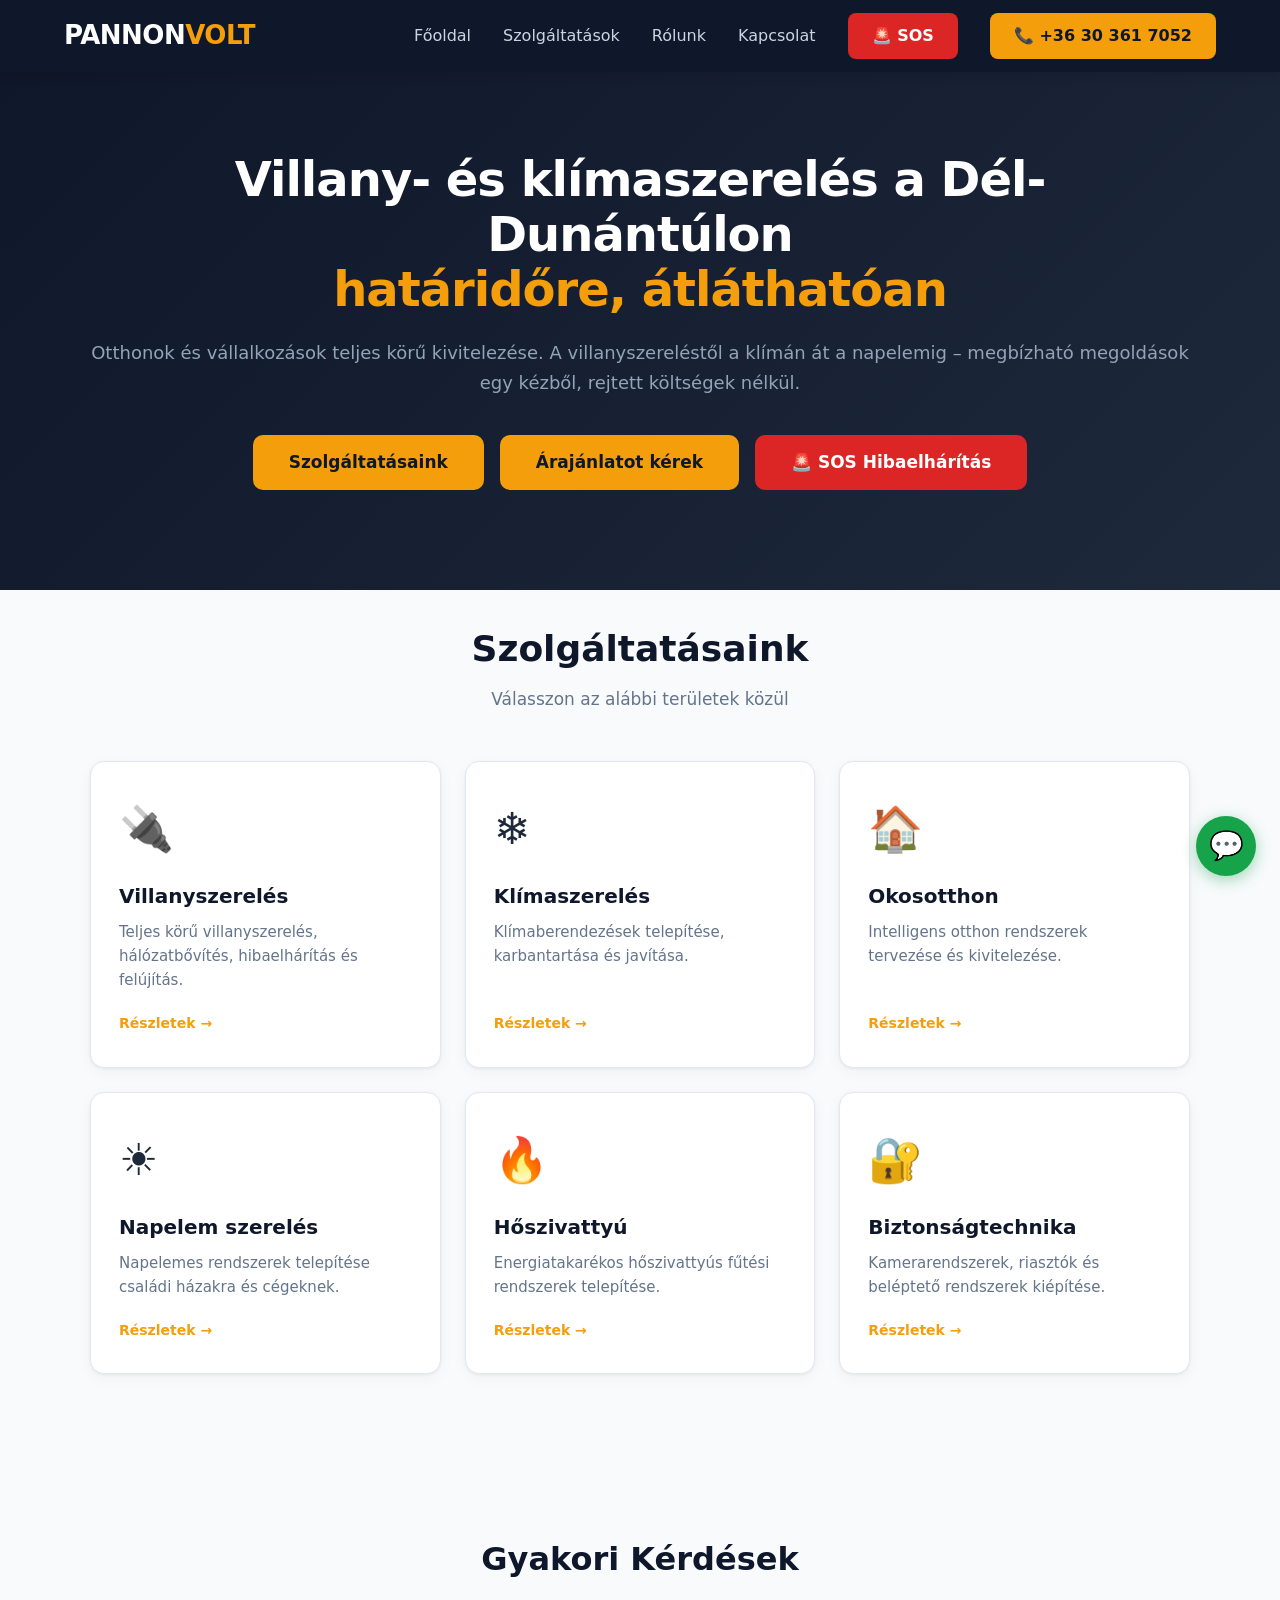
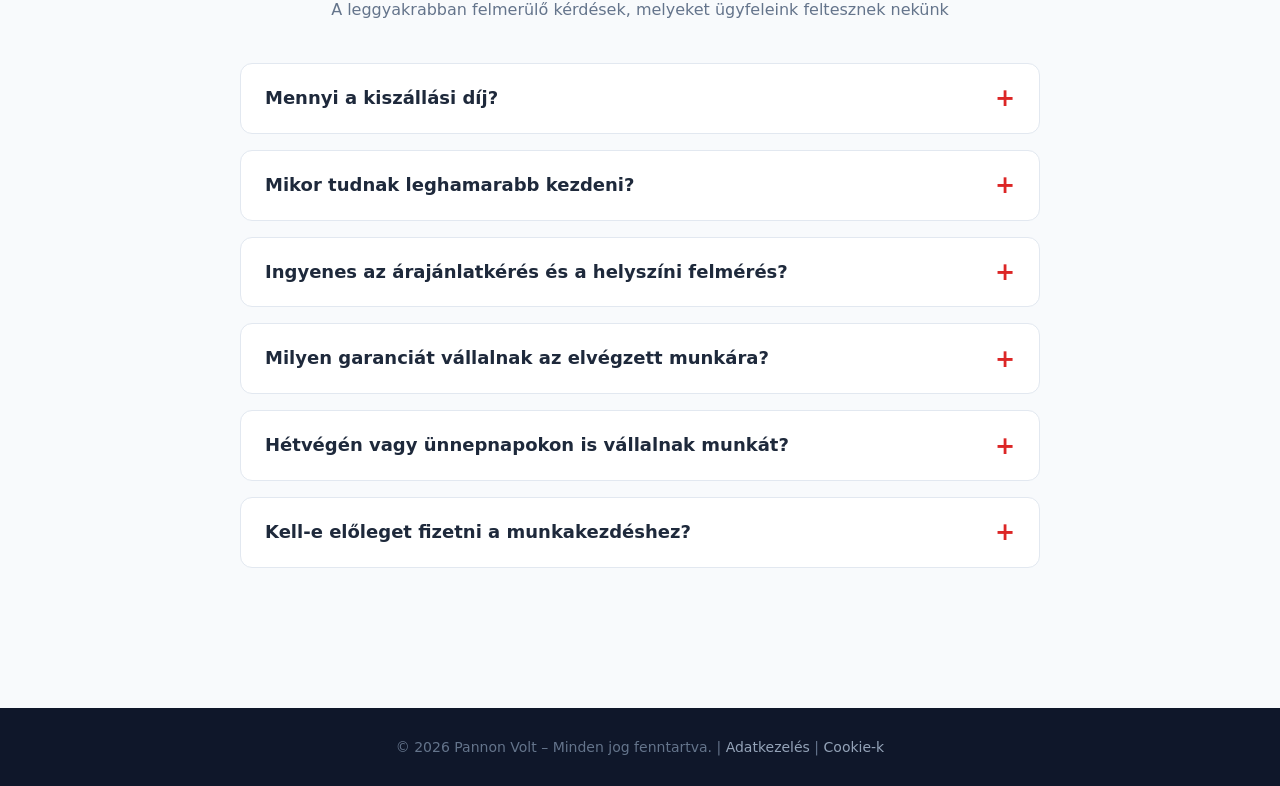
<file: index.html>
<!DOCTYPE html>
<html lang="hu">
<head>
    <meta charset="UTF-8">
    <meta name="viewport" content="width=device-width, initial-scale=1.0">
    <title>Pannon Volt | Villanyszerelés, klíma, napelem</title>
    <meta name="description" content="A Pannon Volt villanyszerelést, klímaszerelést, napelemet, hőszivattyút, okosotthont és biztonságtechnikát kínál egy helyen. Kérjen ingyenes árajánlatot!">
    <!-- Open Graph -->
    <meta property="og:title" content="Pannon Volt">
    <meta property="og:description" content="A Pannon Volt villanyszerelést, klímaszerelést, napelemet, hőszivattyút, okosotthont és biztonságtechnikát kínál egy helyen. Kérjen ingyenes árajánlatot!">
    <meta property="og:image" content="https://pannonvolt.hu/N%C3%A9vtelen%20terv.png">
    <meta property="og:url" content="https://pannonvolt.hu/">
    <meta property="og:type" content="website">
    <meta property="og:locale" content="hu_HU">
    <meta name="twitter:card" content="summary_large_image">
    <meta name="twitter:title" content="Pannon Volt">
    <meta name="twitter:description" content="A Pannon Volt villanyszerelést, klímaszerelést, napelemet, hőszivattyút, okosotthont és biztonságtechnikát kínál egy helyen. Kérjen ingyenes árajánlatot!">
    <meta name="twitter:image" content="https://pannonvolt.hu/N%C3%A9vtelen%20terv.png">
    <!-- Favicon -->
    <link rel="icon" type="image/x-icon" href="favicon_io/favicon.ico">
    <link rel="icon" type="image/png" sizes="32x32" href="favicon_io/favicon-32x32.png">
    <link rel="icon" type="image/png" sizes="16x16" href="favicon_io/favicon-16x16.png">
    <link rel="apple-touch-icon" href="favicon_io/apple-touch-icon.png">
    <link rel="manifest" href="favicon_io/site.webmanifest">
    <link rel="stylesheet" href="css/style.css">
</head>
<body>

    <!-- ===== HEADER ===== -->
    <header class="header">
        <div class="header__inner">
            <a href="#home" class="header__logo">
                <span class="header__logo-text">PANNON<span class="header__logo-accent">VOLT</span></span>
            </a>
            <!-- Mobile Menu Toggle -->
            <button type="button" class="header__menu-icon" aria-label="Menü">
                <span></span>
                <span></span>
                <span></span>
            </button>
            <nav class="header__nav">
                <a href="#home" class="header__nav-link">Főoldal</a>
                <a href="#services" class="header__nav-link">Szolgáltatások</a>
                <a href="rolunk.html" class="header__nav-link">Rólunk</a>
                <a href="kapcsolat.html" class="header__nav-link">Kapcsolat</a>
                <a href="hibaelharitas.html" class="header__nav-btn header__nav-btn--sos">🚨 SOS</a>
                <a href="tel:+36303617052" class="header__nav-btn">📞 +36 30 361 7052</a>
            </nav>
        </div>
    </header>

    <!-- ===== HERO / HOME SECTION ===== -->
    <section id="home" class="hero">
        <div class="hero__inner">
            <div class="hero__content">
                <h1 class="hero__title">Villany- és klímaszerelés a Dél-Dunántúlon<br><span style="color: #f59e0b;">határidőre, átláthatóan</span></h1>
                <p class="hero__subtitle">
                    Otthonok és vállalkozások teljes körű kivitelezése. A villanyszereléstől a klímán át a napelemig – megbízható megoldások egy kézből, rejtett költségek nélkül.
                </p>
                <div class="hero__cta-row">
                    <a href="#services" class="hero__cta">Szolgáltatásaink</a>
                    <a href="ajanlatkeres.html" class="hero__cta">Árajánlatot kérek</a>
                    <a href="hibaelharitas.html" class="hero__cta hero__cta--sos">🚨 SOS Hibaelhárítás</a>
                </div>
            </div>
            
        </div>
    </section>

    <!-- ===== SERVICES SECTION ===== -->
    <section id="services" class="services">
        <div class="services__inner">
            <h2 class="services__heading">Szolgáltatásaink</h2>
            <p class="services__subheading">Válasszon az alábbi területek közül</p>

            <div class="services__grid">
                <!-- 1. Villanyszerelés -->
                <a href="villanyszereles.html" class="service-card">
                    <span class="service-card__icon">🔌</span>
                    <h3 class="service-card__title">Villanyszerelés</h3>
                    <p class="service-card__desc">
                        Teljes körű villanyszerelés, hálózatbővítés, hibaelhárítás és felújítás.
                    </p>
                    <span class="service-card__arrow">Részletek →</span>
                </a>

                <!-- 2. Klímaszerelés -->
                <a href="klímaszereles.html" class="service-card">
                    <span class="service-card__icon">❄️</span>
                    <h3 class="service-card__title">Klímaszerelés</h3>
                    <p class="service-card__desc">
                        Klímaberendezések telepítése, karbantartása és javítása.
                    </p>
                    <span class="service-card__arrow">Részletek →</span>
                </a>

                <!-- 3. Okosotthon -->
                <a href="okosotthon.html" class="service-card">
                    <span class="service-card__icon">🏠</span>
                    <h3 class="service-card__title">Okosotthon</h3>
                    <p class="service-card__desc">
                        Intelligens otthon rendszerek tervezése és kivitelezése.
                    </p>
                    <span class="service-card__arrow">Részletek →</span>
                </a>

                <!-- 4. Napelem szerelés -->
                <a href="napelem-szereles.html" class="service-card">
                    <span class="service-card__icon">☀️</span>
                    <h3 class="service-card__title">Napelem szerelés</h3>
                    <p class="service-card__desc">
                        Napelemes rendszerek telepítése családi házakra és cégeknek.
                    </p>
                    <span class="service-card__arrow">Részletek →</span>
                </a>

                <!-- 5. Hőszivattyú -->
                <a href="hoszivattyu.html" class="service-card">
                    <span class="service-card__icon">🔥</span>
                    <h3 class="service-card__title">Hőszivattyú</h3>
                    <p class="service-card__desc">
                        Energiatakarékos hőszivattyús fűtési rendszerek telepítése.
                    </p>
                    <span class="service-card__arrow">Részletek →</span>
                </a>

                <!-- 6. Biztonságtechnika -->
                <a href="biztonsagtechnika.html" class="service-card">
                    <span class="service-card__icon">🔐</span>
                    <h3 class="service-card__title">Biztonságtechnika</h3>
                    <p class="service-card__desc">
                        Kamerarendszerek, riasztók és beléptető rendszerek kiépítése.
                    </p>
                    <span class="service-card__arrow">Részletek →</span>
                </a>
            </div>
        </div>
    </section>

    <!-- ===== FAQ SECTION ===== -->
    <section class="faq">
        <div class="faq__inner">
            <h2 class="faq__heading">Gyakori Kérdések</h2>
            <p class="faq__subheading">A leggyakrabban felmerülő kérdések, melyeket ügyfeleink feltesznek nekünk</p>

            <div class="faq__list">
                <details class="faq__item">
                    <summary class="faq__question">Mennyi a kiszállási díj?</summary>
                    <div class="faq__answer">
                        <p>Az SOS kiszállás és hibafelmérés alapdíja 15.000 Ft. A pontos összeg a távolság függvényében változhat. Kérjük, használja az <a href="hibaelharitas.html" style="color: #dc2626; font-weight: 600; text-decoration: underline;">SOS Hibaelhárítás</a> menüpont alatt található térképes kalkulátorunkat, ahol a címe megadásával másodpercek alatt, pontosan kiszámolhatja a kiszállás díját!</p>
                    </div>
                </details>

                <details class="faq__item">
                    <summary class="faq__question">Mikor tudnak leghamarabb kezdeni?</summary>
                    <div class="faq__answer">
                        <p>A munkakezdés pontos időpontját egy rövid telefonos egyeztetés vagy helyszíni felmérés után tudjuk meghatározni, az aktuális leterheltségünktől függően. Célunk, hogy a lehető leghamarabb segítsünk!</p>
                    </div>
                </details>

                <details class="faq__item">
                    <summary class="faq__question">Ingyenes az árajánlatkérés és a helyszíni felmérés?</summary>
                    <div class="faq__answer">
                        <p>Igen, az árajánlatkérés és a helyszíni felmérés minden esetben teljesen díjmentes és kötelezettségmentes.</p>
                    </div>
                </details>

                <details class="faq__item">
                    <summary class="faq__question">Milyen garanciát vállalnak az elvégzett munkára?</summary>
                    <div class="faq__answer">
                        <p>Szakembereink kizárólag minőségi anyagokkal dolgoznak, így az általunk elvégzett munkára teljes körű garanciát vállalunk, hogy Ön maximális biztonságban érezhesse magát.</p>
                    </div>
                </details>

                <details class="faq__item">
                    <summary class="faq__question">Hétvégén vagy ünnepnapokon is vállalnak munkát?</summary>
                    <div class="faq__answer">
                        <p>Igen, előzetes egyeztetés alapján vagy sürgős (SOS) hibaelhárítás esetén hétvégén és ünnepnapokon is állunk ügyfeleink rendelkezésére.</p>
                    </div>
                </details>

                <details class="faq__item">
                    <summary class="faq__question">Kell-e előleget fizetni a munkakezdéshez?</summary>
                    <div class="faq__answer">
                        <p>Nem, nálunk a munkakezdéshez alapvetően nem szükséges előleget fizetni. Ön csak a megfelelően elvégzett munka után fizet.</p>
                    </div>
                </details>
            </div>
        </div>
    </section>


    <!-- ===== FOOTER ===== -->
    <footer class="footer">
        <p class="footer__text">© 2026 Pannon Volt – Minden jog fenntartva. | <a href="adatkezeles.html" class="footer__link">Adatkezelés</a> | <a href="cookie.html" class="footer__link">Cookie-k</a></p>
    </footer>


    <!-- Lebegő Hívás Gomb -->
    <!-- All-in-One Kapcsolat Buborék -->
    <div class="fab-container">
        <input type="checkbox" id="fab-toggle" class="fab-toggle">
        <label for="fab-toggle" class="fab-main">
            <span class="fab-icon-chat">💬</span>
            <span class="fab-icon-close">✖</span>
        </label>
        <div class="fab-menu">
            <!-- WhatsApp -->
            <a href="#" class="fab-item fab-wa" title="Írjon WhatsApp-on!">
                <svg viewBox="0 0 24 24" fill="currentColor" width="28" height="28"><path d="M12.031 6.172c-3.181 0-5.767 2.586-5.768 5.766-.001 1.298.38 2.27 1.019 3.287l-.582 2.128 2.182-.573c.978.58 1.911.928 3.145.929 3.178 0 5.767-2.587 5.768-5.766.001-3.187-2.575-5.77-5.764-5.771zm3.392 8.244c-.144.405-.837.774-1.17.824-.299.045-.677.063-1.092-.069-.252-.08-.575-.187-.988-.365-1.739-.751-2.874-2.502-2.961-2.617-.087-.116-.708-.94-.708-1.793s.448-1.273.607-1.446c.159-.173.346-.217.462-.217l.332.006c.106.005.249-.04.39.298.144.347.491 1.2.534 1.287.043.087.072.188.014.304-.058.116-.087.188-.173.289l-.26.304c-.087.086-.177.18-.076.354.101.174.449.741.964 1.201.662.591 1.221.774 1.394.86s.274.072.376-.043c.101-.116.433-.506.549-.68.116-.173.231-.145.39-.087s1.011.477 1.184.564.289.13.332.202c.045.072.045.419-.099.824zm-3.423-14.416c-6.627 0-12 5.373-12 12s5.373 12 12 12 12-5.373 12-12-5.373-12-12-12zm.029 18.88c-1.161 0-2.305-.292-3.318-.844l-3.677.964.984-3.595c-.607-1.052-.927-2.246-.926-3.468.001-3.825 3.113-6.937 6.937-6.937 3.825.001 6.938 3.113 6.939 6.937-.001 3.825-3.113 6.938-6.939 6.938z"/></svg>
            </a>
            <!-- Messenger -->
            <a href="#" class="fab-item fab-ms" title="Írjon Messengeren!">
                <svg viewBox="0 0 24 24" fill="currentColor" width="28" height="28"><path d="M12 2C6.36 2 1.8 6.13 1.8 11.23c0 2.89 1.45 5.48 3.75 7.18v3.79l3.44-1.89c.96.26 1.97.41 3.01.41 5.64 0 10.2-4.13 10.2-9.23S17.64 2 12 2zm1.18 12.38l-2.98-3.18-5.83 3.18 6.4-6.81 3.05 3.18 5.75-3.18-6.39 6.81z"/></svg>
            </a>
            <!-- Telefon -->
            <a href="tel:+36303617052" class="fab-item fab-ph" title="Hívjon most!">
                <svg viewBox="0 0 24 24" fill="currentColor" width="24" height="24"><path d="M6.62 10.79c1.44 2.83 3.76 5.14 6.59 6.59l2.2-2.2c.27-.27.67-.36 1.02-.24 1.12.37 2.33.57 3.57.57.55 0 1 .45 1 1V20c0 .55-.45 1-1 1-9.39 0-17-7.61-17-17 0-.55.45-1 1-1h3.5c.55 0 1 .45 1 1 0 1.25.2 2.45.57 3.57.11.35.03.74-.25 1.02l-2.2 2.2z"/></svg>
            </a>
        </div>
    </div>
  <script src="js/menu.js"></script>
</body>
</html>
</file>
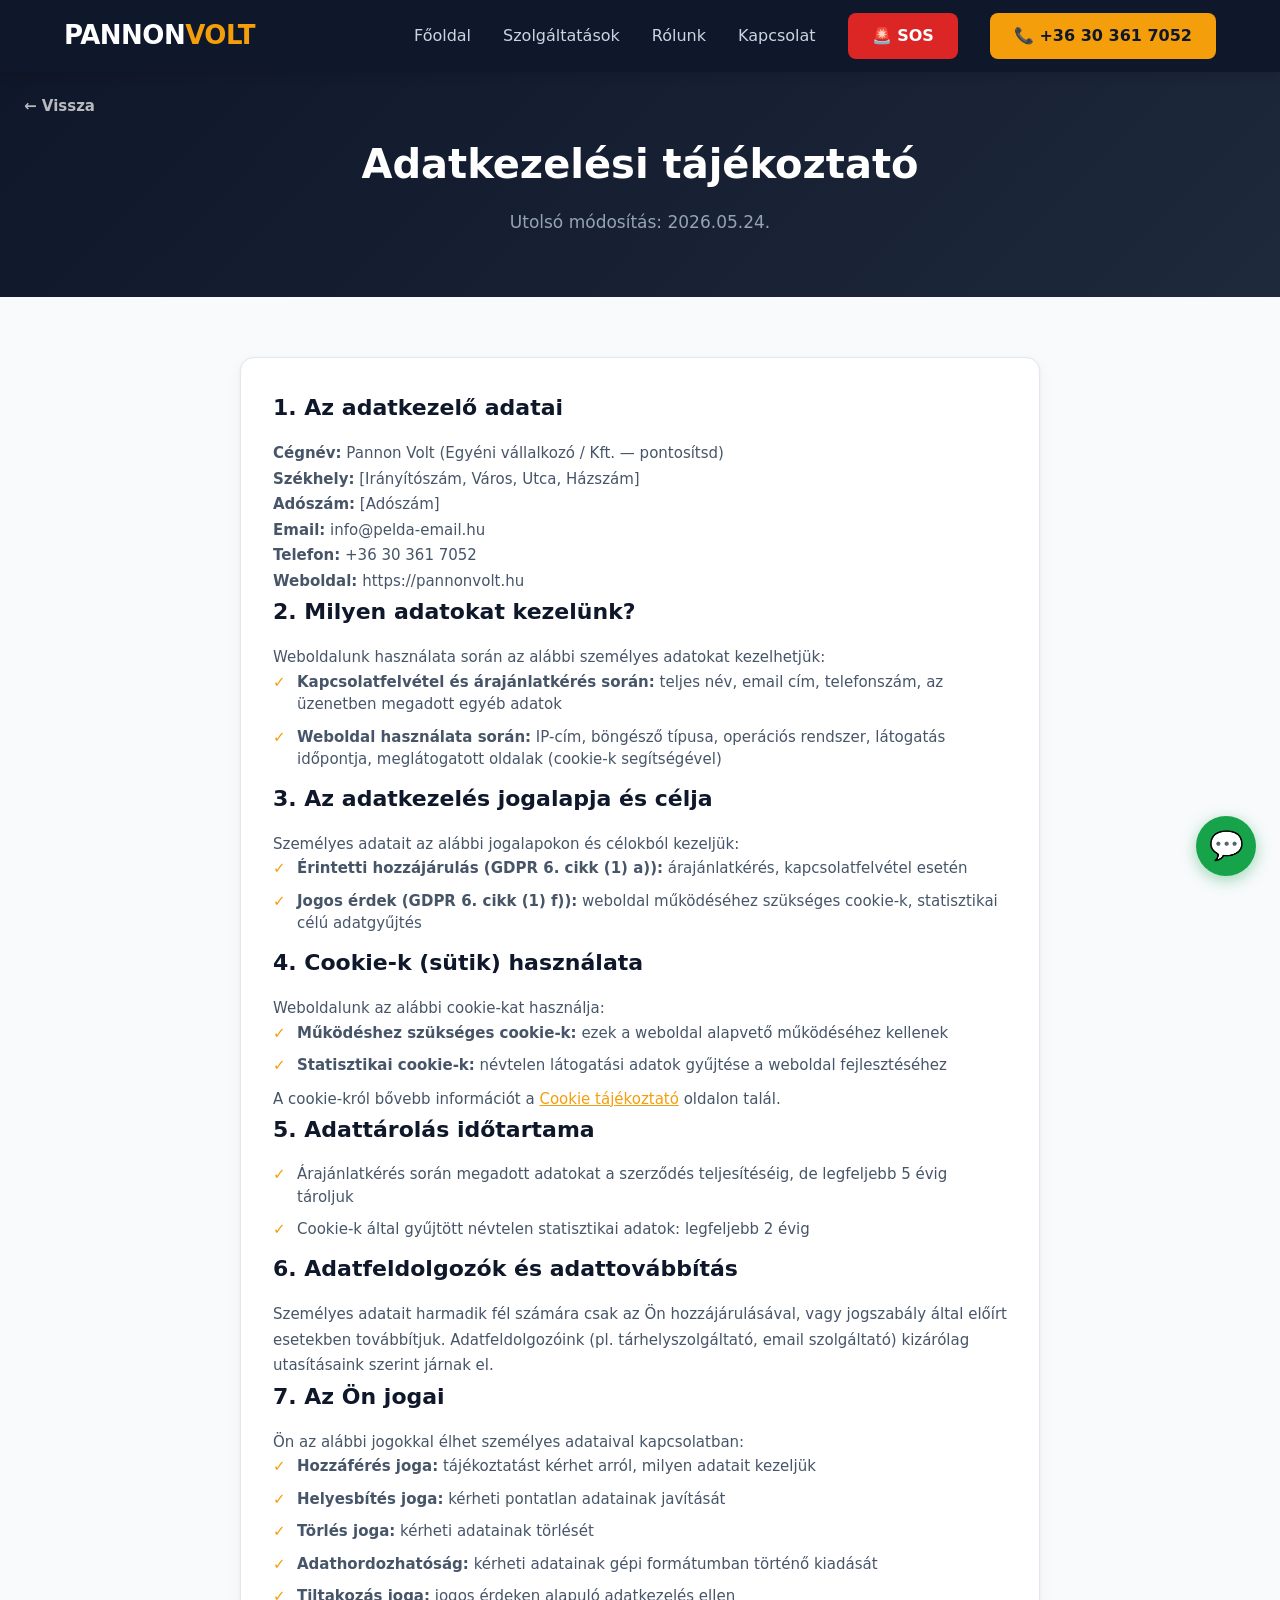
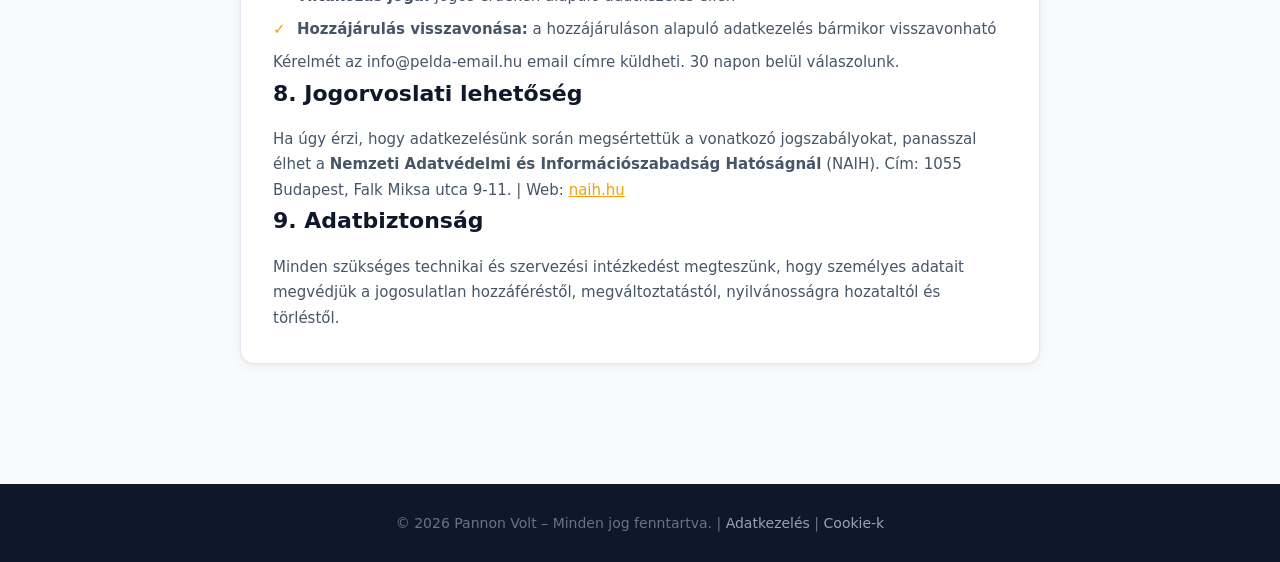
<file: adatkezeles.html>
<!DOCTYPE html>
<html lang="hu">
<head>
    <meta charset="UTF-8">
    <meta name="viewport" content="width=device-width, initial-scale=1.0">
    <title>Adatkezelési tájékoztató – Pannon Volt</title>
    <meta name="description" content="A Pannon Volt adatkezelési tájékoztatója. Ismerje meg, hogyan kezeljük az Ön személyes adatait.">
    <!-- Open Graph -->
    <meta property="og:title" content="Adatkezelési tájékoztató – Pannon Volt">
    <meta property="og:description" content="A Pannon Volt adatkezelési tájékoztatója. Ismerje meg, hogyan kezeljük az Ön személyes adatait.">
    <meta property="og:image" content="https://pannonvolt.hu/N%C3%A9vtelen%20terv.png">
    <meta property="og:url" content="https://pannonvolt.hu/adatkezeles.html">
    <meta property="og:type" content="website">
    <meta property="og:locale" content="hu_HU">
    <meta name="twitter:card" content="summary_large_image">
    <meta name="twitter:title" content="Adatkezelési tájékoztató – Pannon Volt">
    <meta name="twitter:description" content="A Pannon Volt adatkezelési tájékoztatója. Ismerje meg, hogyan kezeljük az Ön személyes adatait.">
    <meta name="twitter:image" content="https://pannonvolt.hu/N%C3%A9vtelen%20terv.png">
    <!-- Favicon -->
    <link rel="icon" type="image/x-icon" href="favicon_io/favicon.ico">
    <link rel="icon" type="image/png" sizes="32x32" href="favicon_io/favicon-32x32.png">
    <link rel="icon" type="image/png" sizes="16x16" href="favicon_io/favicon-16x16.png">
    <link rel="apple-touch-icon" href="favicon_io/apple-touch-icon.png">
    <link rel="manifest" href="favicon_io/site.webmanifest">
    <link rel="stylesheet" href="css/style.css">
</head>
<body>

    <header class="header">
        <div class="header__inner">
            <a href="index.html" class="header__logo">
                <span class="header__logo-text">PANNON<span class="header__logo-accent">VOLT</span></span>
            </a>
            <!-- Mobile Menu Toggle -->
            <button type="button" class="header__menu-icon" aria-label="Menü">
                <span></span>
                <span></span>
                <span></span>
            </button>
            <nav class="header__nav">
                <a href="index.html" class="header__nav-link">Főoldal</a>
                <a href="index.html#services" class="header__nav-link">Szolgáltatások</a>
                <a href="rolunk.html" class="header__nav-link">Rólunk</a>
                <a href="kapcsolat.html" class="header__nav-link">Kapcsolat</a>
                <a href="hibaelharitas.html" class="header__nav-btn header__nav-btn--sos">🚨 SOS</a>
                <a href="tel:+36303617052" class="header__nav-btn">📞 +36 30 361 7052</a>
            </nav>
        </div>
    </header>

    <section class="quote-hero">
        <a href="index.html" class="hero-back">← Vissza</a>
        <div class="quote-hero__inner">
            <h1 class="quote-hero__title">Adatkezelési tájékoztató</h1>
            <p class="quote-hero__subtitle">Utolsó módosítás: 2026.05.24.</p>
        </div>
    </section>

    <section class="page-content">
        <div class="page-content__box" style="max-width: 800px; margin: 0 auto 40px;">

            <h2>1. Az adatkezelő adatai</h2>
            <p>
                <!-- TODO: Add meg a céged pontos adatait -->
                <strong>Cégnév:</strong> Pannon Volt (Egyéni vállalkozó / Kft. — pontosítsd)<br>
                <strong>Székhely:</strong> [Irányítószám, Város, Utca, Házszám]<br>
                <strong>Adószám:</strong> [Adószám]<br>
                <strong>Email:</strong> info@pelda-email.hu<br>
                <strong>Telefon:</strong> +36 30 361 7052<br>
                <strong>Weboldal:</strong> https://pannonvolt.hu
            </p>

            <h2>2. Milyen adatokat kezelünk?</h2>
            <p>Weboldalunk használata során az alábbi személyes adatokat kezelhetjük:</p>
            <ul class="service-detail__list">
                <li><strong>Kapcsolatfelvétel és árajánlatkérés során:</strong> teljes név, email cím, telefonszám, az üzenetben megadott egyéb adatok</li>
                <li><strong>Weboldal használata során:</strong> IP-cím, böngésző típusa, operációs rendszer, látogatás időpontja, meglátogatott oldalak (cookie-k segítségével)</li>
            </ul>

            <h2>3. Az adatkezelés jogalapja és célja</h2>
            <p>Személyes adatait az alábbi jogalapokon és célokból kezeljük:</p>
            <ul class="service-detail__list">
                <li><strong>Érintetti hozzájárulás (GDPR 6. cikk (1) a)):</strong> árajánlatkérés, kapcsolatfelvétel esetén</li>
                <li><strong>Jogos érdek (GDPR 6. cikk (1) f)):</strong> weboldal működéséhez szükséges cookie-k, statisztikai célú adatgyűjtés</li>
            </ul>

            <h2>4. Cookie-k (sütik) használata</h2>
            <!-- TODO: Ha használsz Google Analytics-et vagy más tracking-et, itt sorold fel -->
            <p>Weboldalunk az alábbi cookie-kat használja:</p>
            <ul class="service-detail__list">
                <li><strong>Működéshez szükséges cookie-k:</strong> ezek a weboldal alapvető működéséhez kellenek</li>
                <li><strong>Statisztikai cookie-k:</strong> névtelen látogatási adatok gyűjtése a weboldal fejlesztéséhez</li>
            </ul>
            <p>A cookie-król bővebb információt a <a href="cookie.html" style="color: #f59e0b;">Cookie tájékoztató</a> oldalon talál.</p>

            <h2>5. Adattárolás időtartama</h2>
            <ul class="service-detail__list">
                <li>Árajánlatkérés során megadott adatokat a szerződés teljesítéséig, de legfeljebb 5 évig tároljuk</li>
                <li>Cookie-k által gyűjtött névtelen statisztikai adatok: legfeljebb 2 évig</li>
            </ul>

            <h2>6. Adatfeldolgozók és adattovábbítás</h2>
            <p>
                <!-- TODO: Ha használsz tárhelyszolgáltatót, email szolgáltatót stb., sorold fel -->
                Személyes adatait harmadik fél számára csak az Ön hozzájárulásával, vagy jogszabály által előírt esetekben továbbítjuk.
                Adatfeldolgozóink (pl. tárhelyszolgáltató, email szolgáltató) kizárólag utasításaink szerint járnak el.
            </p>

            <h2>7. Az Ön jogai</h2>
            <p>Ön az alábbi jogokkal élhet személyes adataival kapcsolatban:</p>
            <ul class="service-detail__list">
                <li><strong>Hozzáférés joga:</strong> tájékoztatást kérhet arról, milyen adatait kezeljük</li>
                <li><strong>Helyesbítés joga:</strong> kérheti pontatlan adatainak javítását</li>
                <li><strong>Törlés joga:</strong> kérheti adatainak törlését</li>
                <li><strong>Adathordozhatóság:</strong> kérheti adatainak gépi formátumban történő kiadását</li>
                <li><strong>Tiltakozás joga:</strong> jogos érdeken alapuló adatkezelés ellen</li>
                <li><strong>Hozzájárulás visszavonása:</strong> a hozzájáruláson alapuló adatkezelés bármikor visszavonható</li>
            </ul>
            <p>Kérelmét az info@pelda-email.hu email címre küldheti. 30 napon belül válaszolunk.</p>

            <h2>8. Jogorvoslati lehetőség</h2>
            <p>
                Ha úgy érzi, hogy adatkezelésünk során megsértettük a vonatkozó jogszabályokat, panasszal élhet a
                <strong>Nemzeti Adatvédelmi és Információszabadság Hatóságnál</strong> (NAIH).
                Cím: 1055 Budapest, Falk Miksa utca 9-11. | Web: <a href="https://naih.hu" style="color: #f59e0b;" target="_blank">naih.hu</a>
            </p>

            <h2>9. Adatbiztonság</h2>
            <p>
                Minden szükséges technikai és szervezési intézkedést megteszünk, hogy személyes adatait 
                megvédjük a jogosulatlan hozzáféréstől, megváltoztatástól, nyilvánosságra hozataltól és törléstől.
            </p>

        </div>
    </section>

    <footer class="footer">
        <p class="footer__text">© 2026 Pannon Volt – Minden jog fenntartva. | <a href="adatkezeles.html" class="footer__link">Adatkezelés</a> | <a href="cookie.html" class="footer__link">Cookie-k</a></p>
    </footer>


    <!-- Lebegő Hívás Gomb -->
    <!-- All-in-One Kapcsolat Buborék -->
    <div class="fab-container">
        <input type="checkbox" id="fab-toggle" class="fab-toggle">
        <label for="fab-toggle" class="fab-main">
            <span class="fab-icon-chat">💬</span>
            <span class="fab-icon-close">✖</span>
        </label>
        <div class="fab-menu">
            <!-- WhatsApp -->
            <a href="#" class="fab-item fab-wa" title="Írjon WhatsApp-on!">
                <svg viewBox="0 0 24 24" fill="currentColor" width="28" height="28"><path d="M12.031 6.172c-3.181 0-5.767 2.586-5.768 5.766-.001 1.298.38 2.27 1.019 3.287l-.582 2.128 2.182-.573c.978.58 1.911.928 3.145.929 3.178 0 5.767-2.587 5.768-5.766.001-3.187-2.575-5.77-5.764-5.771zm3.392 8.244c-.144.405-.837.774-1.17.824-.299.045-.677.063-1.092-.069-.252-.08-.575-.187-.988-.365-1.739-.751-2.874-2.502-2.961-2.617-.087-.116-.708-.94-.708-1.793s.448-1.273.607-1.446c.159-.173.346-.217.462-.217l.332.006c.106.005.249-.04.39.298.144.347.491 1.2.534 1.287.043.087.072.188.014.304-.058.116-.087.188-.173.289l-.26.304c-.087.086-.177.18-.076.354.101.174.449.741.964 1.201.662.591 1.221.774 1.394.86s.274.072.376-.043c.101-.116.433-.506.549-.68.116-.173.231-.145.39-.087s1.011.477 1.184.564.289.13.332.202c.045.072.045.419-.099.824zm-3.423-14.416c-6.627 0-12 5.373-12 12s5.373 12 12 12 12-5.373 12-12-5.373-12-12-12zm.029 18.88c-1.161 0-2.305-.292-3.318-.844l-3.677.964.984-3.595c-.607-1.052-.927-2.246-.926-3.468.001-3.825 3.113-6.937 6.937-6.937 3.825.001 6.938 3.113 6.939 6.937-.001 3.825-3.113 6.938-6.939 6.938z"/></svg>
            </a>
            <!-- Messenger -->
            <a href="#" class="fab-item fab-ms" title="Írjon Messengeren!">
                <svg viewBox="0 0 24 24" fill="currentColor" width="28" height="28"><path d="M12 2C6.36 2 1.8 6.13 1.8 11.23c0 2.89 1.45 5.48 3.75 7.18v3.79l3.44-1.89c.96.26 1.97.41 3.01.41 5.64 0 10.2-4.13 10.2-9.23S17.64 2 12 2zm1.18 12.38l-2.98-3.18-5.83 3.18 6.4-6.81 3.05 3.18 5.75-3.18-6.39 6.81z"/></svg>
            </a>
            <!-- Telefon -->
            <a href="tel:+36303617052" class="fab-item fab-ph" title="Hívjon most!">
                <svg viewBox="0 0 24 24" fill="currentColor" width="24" height="24"><path d="M6.62 10.79c1.44 2.83 3.76 5.14 6.59 6.59l2.2-2.2c.27-.27.67-.36 1.02-.24 1.12.37 2.33.57 3.57.57.55 0 1 .45 1 1V20c0 .55-.45 1-1 1-9.39 0-17-7.61-17-17 0-.55.45-1 1-1h3.5c.55 0 1 .45 1 1 0 1.25.2 2.45.57 3.57.11.35.03.74-.25 1.02l-2.2 2.2z"/></svg>
            </a>
        </div>
    </div>
  <script src="js/menu.js"></script>
</body>
</html>
</file>
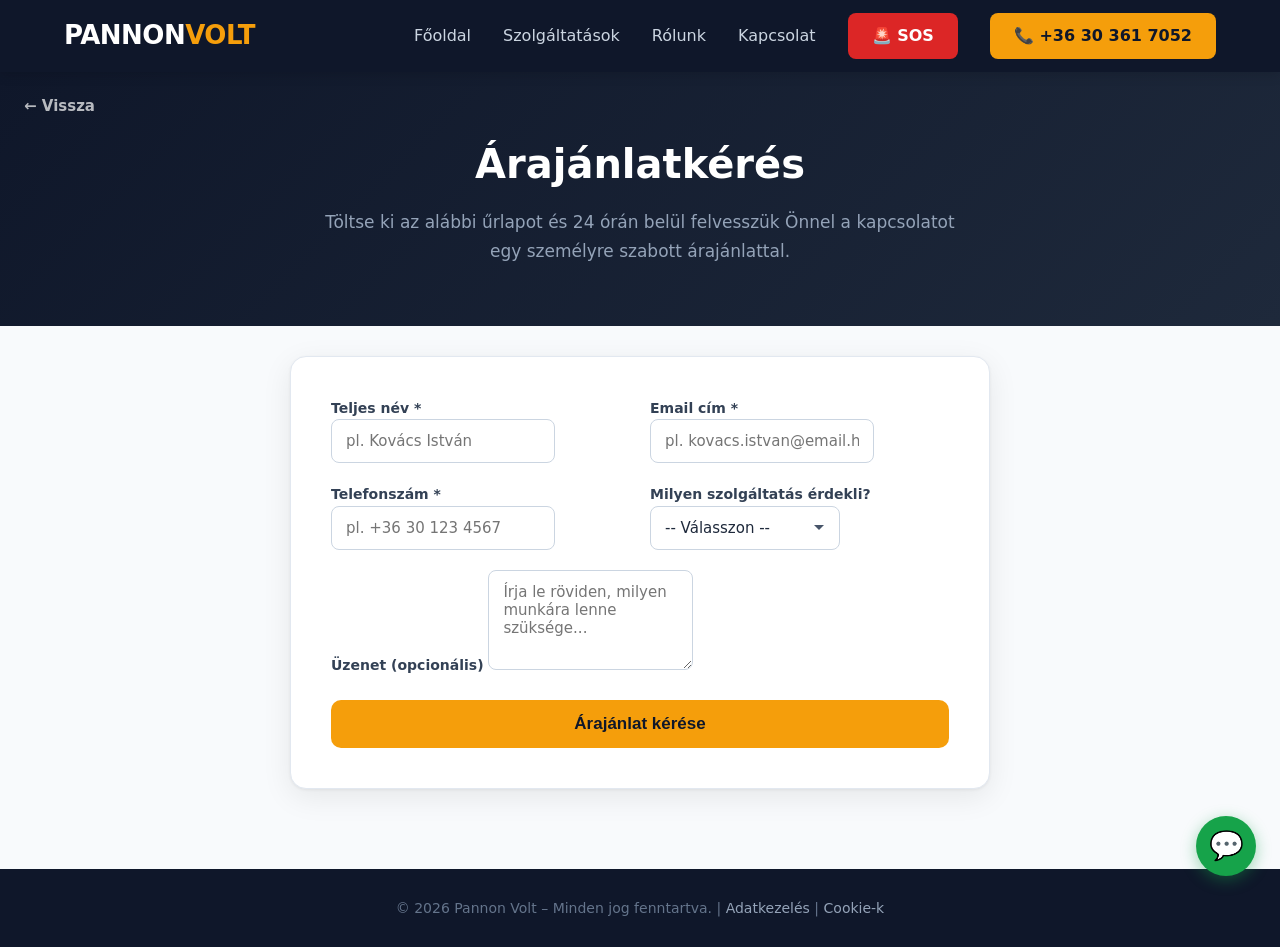
<file: ajanlatkeres.html>
<!DOCTYPE html>
<html lang="hu">
<head>
    <meta charset="UTF-8">
    <meta name="viewport" content="width=device-width, initial-scale=1.0">
    <title>Árajánlatkérés – Pannon Volt</title>
    <meta name="description" content="Kérjen ingyenes árajánlatot villanyszerelésre, klímaszerelésre, napelem telepítésre és egyéb műszaki munkákra a Pannon Volttól.">
    <!-- Open Graph -->
    <meta property="og:title" content="Árajánlatkérés – Pannon Volt">
    <meta property="og:description" content="Kérjen ingyenes árajánlatot villanyszerelésre, klímaszerelésre, napelem telepítésre és egyéb műszaki munkákra a Pannon Volttól.">
    <meta property="og:image" content="https://pannonvolt.hu/N%C3%A9vtelen%20terv.png">
    <meta property="og:url" content="https://pannonvolt.hu/ajanlatkeres.html">
    <meta property="og:type" content="website">
    <meta property="og:locale" content="hu_HU">
    <meta name="twitter:card" content="summary_large_image">
    <meta name="twitter:title" content="Árajánlatkérés – Pannon Volt">
    <meta name="twitter:description" content="Kérjen ingyenes árajánlatot villanyszerelésre, klímaszerelésre, napelem telepítésre és egyéb műszaki munkákra a Pannon Volttól.">
    <meta name="twitter:image" content="https://pannonvolt.hu/N%C3%A9vtelen%20terv.png">
    <!-- Favicon -->
    <link rel="icon" type="image/x-icon" href="favicon_io/favicon.ico">
    <link rel="icon" type="image/png" sizes="32x32" href="favicon_io/favicon-32x32.png">
    <link rel="icon" type="image/png" sizes="16x16" href="favicon_io/favicon-16x16.png">
    <link rel="apple-touch-icon" href="favicon_io/apple-touch-icon.png">
    <link rel="manifest" href="favicon_io/site.webmanifest">
    <link rel="stylesheet" href="css/style.css">
</head>
<body>

    <header class="header">
        <div class="header__inner">
            <a href="index.html" class="header__logo">
                <span class="header__logo-text">PANNON<span class="header__logo-accent">VOLT</span></span>
            </a>
            <!-- Mobile Menu Toggle -->
            <button type="button" class="header__menu-icon" aria-label="Menü">
                <span></span>
                <span></span>
                <span></span>
            </button>
            <nav class="header__nav">
                <a href="index.html" class="header__nav-link">Főoldal</a>
                <a href="index.html#services" class="header__nav-link">Szolgáltatások</a>
                <a href="rolunk.html" class="header__nav-link">Rólunk</a>
                <a href="kapcsolat.html" class="header__nav-link">Kapcsolat</a>
                <a href="hibaelharitas.html" class="header__nav-btn header__nav-btn--sos">🚨 SOS</a>
                <a href="tel:+36303617052" class="header__nav-btn">📞 +36 30 361 7052</a>
            </nav>
        </div>
    </header>

    <!-- ===== QUOTE HERO ===== -->
    <section class="quote-hero">
        <a href="index.html" class="hero-back">← Vissza</a>
        <div class="quote-hero__inner">
            <h1 class="quote-hero__title">Árajánlatkérés</h1>
            <p class="quote-hero__subtitle">
                Töltse ki az alábbi űrlapot és 24 órán belül felvesszük Önnel a kapcsolatot egy személyre szabott árajánlattal.
            </p>
        </div>
    </section>

    <!-- ===== QUOTE FORM ===== -->
    <section class="quote-form-section">
        <div class="quote-form-section__inner">
            <form class="quote-form" action="https://formspree.io/f/mredlnby" method="POST">
                
                <div class="quote-form__row">
                    <div class="quote-form__field">
                        <label class="quote-form__label" for="name">Teljes név *</button>
                        <input class="quote-form__input" type="text" id="name" name="name" placeholder="pl. Kovács István" required>
                    </div>
                    <div class="quote-form__field">
                        <label class="quote-form__label" for="email">Email cím *</button>
                        <input class="quote-form__input" type="email" id="email" name="email" placeholder="pl. kovacs.istvan@email.hu" required>
                    </div>
                </div>

                <div class="quote-form__row">
                    <div class="quote-form__field">
                        <label class="quote-form__label" for="phone">Telefonszám *</button>
                        <input class="quote-form__input" type="tel" id="phone" name="phone" placeholder="pl. +36 30 123 4567" required>
                    </div>
                    <div class="quote-form__field">
                        <label class="quote-form__label" for="service">Milyen szolgáltatás érdekli?</button>
                        <select class="quote-form__input quote-form__select" id="service" name="service">
                            <option value="">-- Válasszon --</option>
                            <option value="villanyszereles">Villanyszerelés</option>
                            <option value="klimaszereles">Klímaszerelés</option>
                            <option value="okosotthon">Okosotthon</option>
                            <option value="napelem">Napelem szerelés</option>
                            <option value="hoszivattyu">Hőszivattyú</option>
                            <option value="biztonsagtechnika">Biztonságtechnika</option>
                            <option value="egyeb">Egyéb</option>
                        </select>
                    </div>
                </div>

                <div class="quote-form__field quote-form__field--full">
                    <label class="quote-form__label" for="message">Üzenet (opcionális)</button>
                    <textarea class="quote-form__input quote-form__textarea" id="message" name="message" placeholder="Írja le röviden, milyen munkára lenne szüksége..."></textarea>
                </div>

                <button type="submit" class="quote-form__submit">Árajánlat kérése</button>
            </form>
        </div>
    </section>

    <footer class="footer">
        <p class="footer__text">© 2026 Pannon Volt – Minden jog fenntartva. | <a href="adatkezeles.html" class="footer__link">Adatkezelés</a> | <a href="cookie.html" class="footer__link">Cookie-k</a></p>
    </footer>


    <!-- Lebegő Hívás Gomb -->
    <!-- All-in-One Kapcsolat Buborék -->
    <div class="fab-container">
        <input type="checkbox" id="fab-toggle" class="fab-toggle">
        <label for="fab-toggle" class="fab-main">
            <span class="fab-icon-chat">💬</span>
            <span class="fab-icon-close">✖</span>
        </label>
        <div class="fab-menu">
            <!-- WhatsApp -->
            <a href="#" class="fab-item fab-wa" title="Írjon WhatsApp-on!">
                <svg viewBox="0 0 24 24" fill="currentColor" width="28" height="28"><path d="M12.031 6.172c-3.181 0-5.767 2.586-5.768 5.766-.001 1.298.38 2.27 1.019 3.287l-.582 2.128 2.182-.573c.978.58 1.911.928 3.145.929 3.178 0 5.767-2.587 5.768-5.766.001-3.187-2.575-5.77-5.764-5.771zm3.392 8.244c-.144.405-.837.774-1.17.824-.299.045-.677.063-1.092-.069-.252-.08-.575-.187-.988-.365-1.739-.751-2.874-2.502-2.961-2.617-.087-.116-.708-.94-.708-1.793s.448-1.273.607-1.446c.159-.173.346-.217.462-.217l.332.006c.106.005.249-.04.39.298.144.347.491 1.2.534 1.287.043.087.072.188.014.304-.058.116-.087.188-.173.289l-.26.304c-.087.086-.177.18-.076.354.101.174.449.741.964 1.201.662.591 1.221.774 1.394.86s.274.072.376-.043c.101-.116.433-.506.549-.68.116-.173.231-.145.39-.087s1.011.477 1.184.564.289.13.332.202c.045.072.045.419-.099.824zm-3.423-14.416c-6.627 0-12 5.373-12 12s5.373 12 12 12 12-5.373 12-12-5.373-12-12-12zm.029 18.88c-1.161 0-2.305-.292-3.318-.844l-3.677.964.984-3.595c-.607-1.052-.927-2.246-.926-3.468.001-3.825 3.113-6.937 6.937-6.937 3.825.001 6.938 3.113 6.939 6.937-.001 3.825-3.113 6.938-6.939 6.938z"/></svg>
            </a>
            <!-- Messenger -->
            <a href="#" class="fab-item fab-ms" title="Írjon Messengeren!">
                <svg viewBox="0 0 24 24" fill="currentColor" width="28" height="28"><path d="M12 2C6.36 2 1.8 6.13 1.8 11.23c0 2.89 1.45 5.48 3.75 7.18v3.79l3.44-1.89c.96.26 1.97.41 3.01.41 5.64 0 10.2-4.13 10.2-9.23S17.64 2 12 2zm1.18 12.38l-2.98-3.18-5.83 3.18 6.4-6.81 3.05 3.18 5.75-3.18-6.39 6.81z"/></svg>
            </a>
            <!-- Telefon -->
            <a href="tel:+36303617052" class="fab-item fab-ph" title="Hívjon most!">
                <svg viewBox="0 0 24 24" fill="currentColor" width="24" height="24"><path d="M6.62 10.79c1.44 2.83 3.76 5.14 6.59 6.59l2.2-2.2c.27-.27.67-.36 1.02-.24 1.12.37 2.33.57 3.57.57.55 0 1 .45 1 1V20c0 .55-.45 1-1 1-9.39 0-17-7.61-17-17 0-.55.45-1 1-1h3.5c.55 0 1 .45 1 1 0 1.25.2 2.45.57 3.57.11.35.03.74-.25 1.02l-2.2 2.2z"/></svg>
            </a>
        </div>
    </div>
  <script src="js/menu.js"></script>
</body>
</html>
</file>
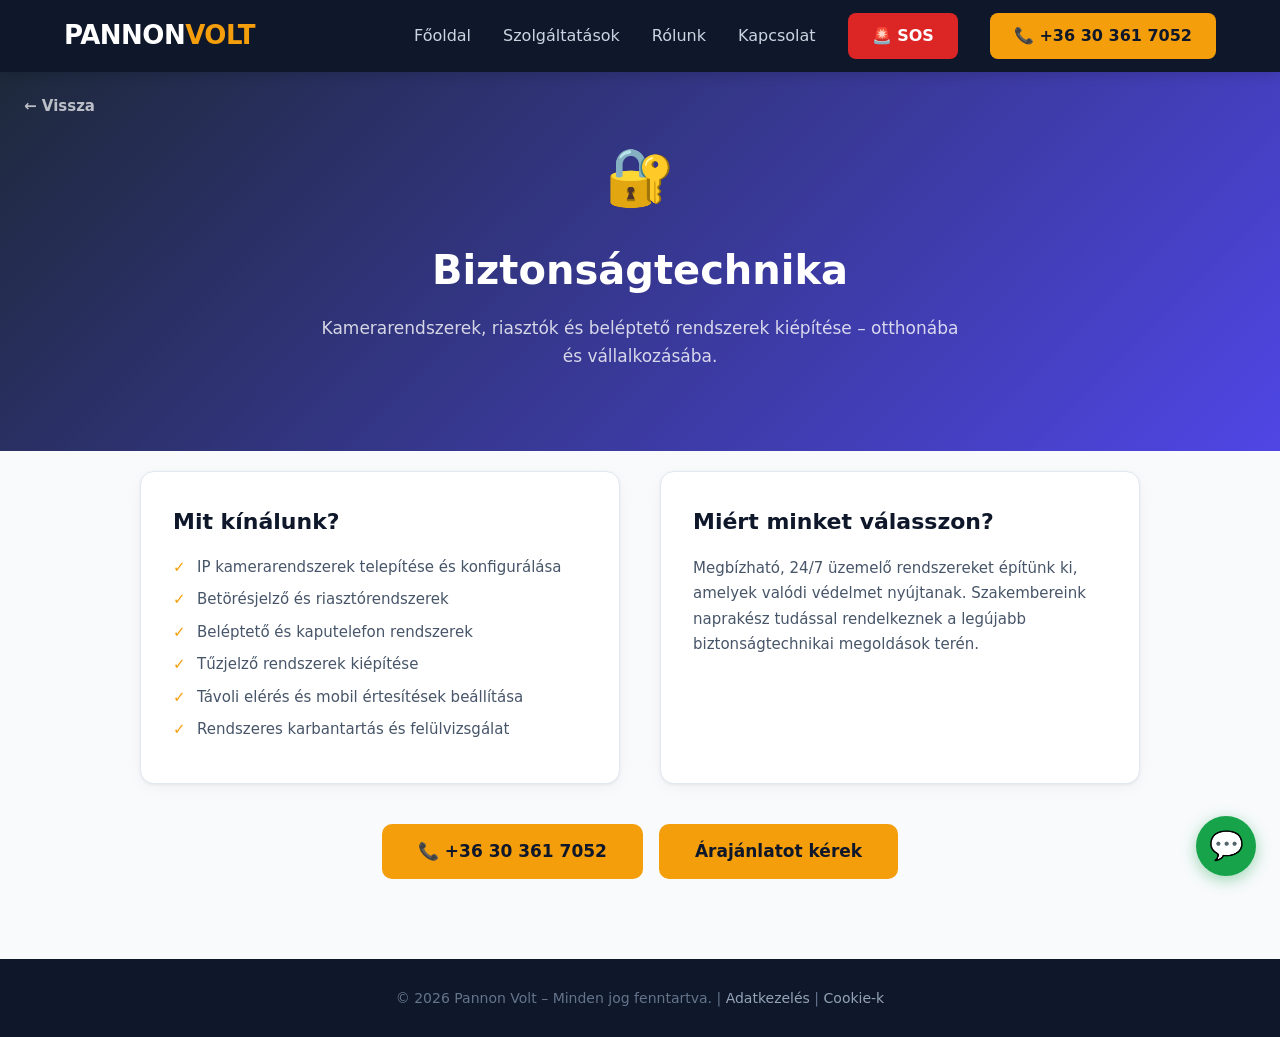
<file: biztonsagtechnika.html>
<!DOCTYPE html>
<html lang="hu">
<head>
    <meta charset="UTF-8">
    <meta name="viewport" content="width=device-width, initial-scale=1.0">
    <title>Biztonságtechnika – Pannon Volt</title>
    <meta name="description" content="Kamerarendszerek, riasztók és beléptető rendszerek telepítése otthonába és vállalkozásába. IP kamerák, betörésjelzők, tűzjelzők a Pannon Volttól.">
    <!-- Open Graph -->
    <meta property="og:title" content="Biztonságtechnika – Pannon Volt">
    <meta property="og:description" content="Kamerarendszerek, riasztók és beléptető rendszerek telepítése otthonába és vállalkozásába. IP kamerák, betörésjelzők, tűzjelzők a Pannon Volttól.">
    <meta property="og:image" content="https://pannonvolt.hu/N%C3%A9vtelen%20terv.png">
    <meta property="og:url" content="https://pannonvolt.hu/biztonsagtechnika.html">
    <meta property="og:type" content="website">
    <meta property="og:locale" content="hu_HU">
    <meta name="twitter:card" content="summary_large_image">
    <meta name="twitter:title" content="Biztonságtechnika – Pannon Volt">
    <meta name="twitter:description" content="Kamerarendszerek, riasztók és beléptető rendszerek telepítése otthonába és vállalkozásába. IP kamerák, betörésjelzők, tűzjelzők a Pannon Volttól.">
    <meta name="twitter:image" content="https://pannonvolt.hu/N%C3%A9vtelen%20terv.png">
    <!-- Favicon -->
    <link rel="icon" type="image/x-icon" href="favicon_io/favicon.ico">
    <link rel="icon" type="image/png" sizes="32x32" href="favicon_io/favicon-32x32.png">
    <link rel="icon" type="image/png" sizes="16x16" href="favicon_io/favicon-16x16.png">
    <link rel="apple-touch-icon" href="favicon_io/apple-touch-icon.png">
    <link rel="manifest" href="favicon_io/site.webmanifest">
    <link rel="stylesheet" href="css/style.css">
</head>
<body>

    <header class="header">
        <div class="header__inner">
            <a href="index.html" class="header__logo">
                <span class="header__logo-text">PANNON<span class="header__logo-accent">VOLT</span></span>
            </a>
            <!-- Mobile Menu Toggle -->
            <button type="button" class="header__menu-icon" aria-label="Menü">
                <span></span>
                <span></span>
                <span></span>
            </button>
            <nav class="header__nav">
                <a href="index.html" class="header__nav-link">Főoldal</a>
                <a href="index.html#services" class="header__nav-link">Szolgáltatások</a>
                <a href="rolunk.html" class="header__nav-link">Rólunk</a>
                <a href="kapcsolat.html" class="header__nav-link">Kapcsolat</a>
                <a href="hibaelharitas.html" class="header__nav-btn header__nav-btn--sos">🚨 SOS</a>
                <a href="tel:+36303617052" class="header__nav-btn">📞 +36 30 361 7052</a>
            </nav>
        </div>
    </header>

    <section class="service-hero service-hero--security">
        <a href="index.html" class="hero-back">← Vissza</a>
        <div class="service-hero__inner">
            <span class="service-hero__icon">🔐</span>
            <h1 class="service-hero__title">Biztonságtechnika</h1>
            <p class="service-hero__subtitle">
                Kamerarendszerek, riasztók és beléptető rendszerek kiépítése – otthonába és vállalkozásába.
            </p>
        </div>
    </section>

    <section class="service-detail">
        <div class="service-detail__inner">
            <div class="service-detail__grid">
                <div class="service-detail__text">
                    <h2>Mit kínálunk?</h2>
                    <ul class="service-detail__list">
                        <li>IP kamerarendszerek telepítése és konfigurálása</li>
                        <li>Betörésjelző és riasztórendszerek</li>
                        <li>Beléptető és kaputelefon rendszerek</li>
                        <li>Tűzjelző rendszerek kiépítése</li>
                        <li>Távoli elérés és mobil értesítések beállítása</li>
                        <li>Rendszeres karbantartás és felülvizsgálat</li>
                    </ul>
                </div>
                <div class="service-detail__text">
                    <h2>Miért minket válasszon?</h2>
                    <p>
                        Megbízható, 24/7 üzemelő rendszereket építünk ki, amelyek valódi
                        védelmet nyújtanak. Szakembereink naprakész tudással rendelkeznek
                        a legújabb biztonságtechnikai megoldások terén.
                    </p>
                </div>
            </div>
            <div class="service-detail__cta">
                <div class="hero__cta-row">
                    <a href="tel:+36303617052" class="hero__cta">📞 +36 30 361 7052</a>
                    <a href="ajanlatkeres.html" class="hero__cta">Árajánlatot kérek</a>
                </div>
            </div>
        </div>
    </section>

    <footer class="footer">
        <p class="footer__text">© 2026 Pannon Volt – Minden jog fenntartva. | <a href="adatkezeles.html" class="footer__link">Adatkezelés</a> | <a href="cookie.html" class="footer__link">Cookie-k</a></p>
    </footer>


    <!-- Lebegő Hívás Gomb -->
    <!-- All-in-One Kapcsolat Buborék -->
    <div class="fab-container">
        <input type="checkbox" id="fab-toggle" class="fab-toggle">
        <label for="fab-toggle" class="fab-main">
            <span class="fab-icon-chat">💬</span>
            <span class="fab-icon-close">✖</span>
        </label>
        <div class="fab-menu">
            <!-- WhatsApp -->
            <a href="#" class="fab-item fab-wa" title="Írjon WhatsApp-on!">
                <svg viewBox="0 0 24 24" fill="currentColor" width="28" height="28"><path d="M12.031 6.172c-3.181 0-5.767 2.586-5.768 5.766-.001 1.298.38 2.27 1.019 3.287l-.582 2.128 2.182-.573c.978.58 1.911.928 3.145.929 3.178 0 5.767-2.587 5.768-5.766.001-3.187-2.575-5.77-5.764-5.771zm3.392 8.244c-.144.405-.837.774-1.17.824-.299.045-.677.063-1.092-.069-.252-.08-.575-.187-.988-.365-1.739-.751-2.874-2.502-2.961-2.617-.087-.116-.708-.94-.708-1.793s.448-1.273.607-1.446c.159-.173.346-.217.462-.217l.332.006c.106.005.249-.04.39.298.144.347.491 1.2.534 1.287.043.087.072.188.014.304-.058.116-.087.188-.173.289l-.26.304c-.087.086-.177.18-.076.354.101.174.449.741.964 1.201.662.591 1.221.774 1.394.86s.274.072.376-.043c.101-.116.433-.506.549-.68.116-.173.231-.145.39-.087s1.011.477 1.184.564.289.13.332.202c.045.072.045.419-.099.824zm-3.423-14.416c-6.627 0-12 5.373-12 12s5.373 12 12 12 12-5.373 12-12-5.373-12-12-12zm.029 18.88c-1.161 0-2.305-.292-3.318-.844l-3.677.964.984-3.595c-.607-1.052-.927-2.246-.926-3.468.001-3.825 3.113-6.937 6.937-6.937 3.825.001 6.938 3.113 6.939 6.937-.001 3.825-3.113 6.938-6.939 6.938z"/></svg>
            </a>
            <!-- Messenger -->
            <a href="#" class="fab-item fab-ms" title="Írjon Messengeren!">
                <svg viewBox="0 0 24 24" fill="currentColor" width="28" height="28"><path d="M12 2C6.36 2 1.8 6.13 1.8 11.23c0 2.89 1.45 5.48 3.75 7.18v3.79l3.44-1.89c.96.26 1.97.41 3.01.41 5.64 0 10.2-4.13 10.2-9.23S17.64 2 12 2zm1.18 12.38l-2.98-3.18-5.83 3.18 6.4-6.81 3.05 3.18 5.75-3.18-6.39 6.81z"/></svg>
            </a>
            <!-- Telefon -->
            <a href="tel:+36303617052" class="fab-item fab-ph" title="Hívjon most!">
                <svg viewBox="0 0 24 24" fill="currentColor" width="24" height="24"><path d="M6.62 10.79c1.44 2.83 3.76 5.14 6.59 6.59l2.2-2.2c.27-.27.67-.36 1.02-.24 1.12.37 2.33.57 3.57.57.55 0 1 .45 1 1V20c0 .55-.45 1-1 1-9.39 0-17-7.61-17-17 0-.55.45-1 1-1h3.5c.55 0 1 .45 1 1 0 1.25.2 2.45.57 3.57.11.35.03.74-.25 1.02l-2.2 2.2z"/></svg>
            </a>
        </div>
    </div>
  <script src="js/menu.js"></script>
</body>
</html>
</file>
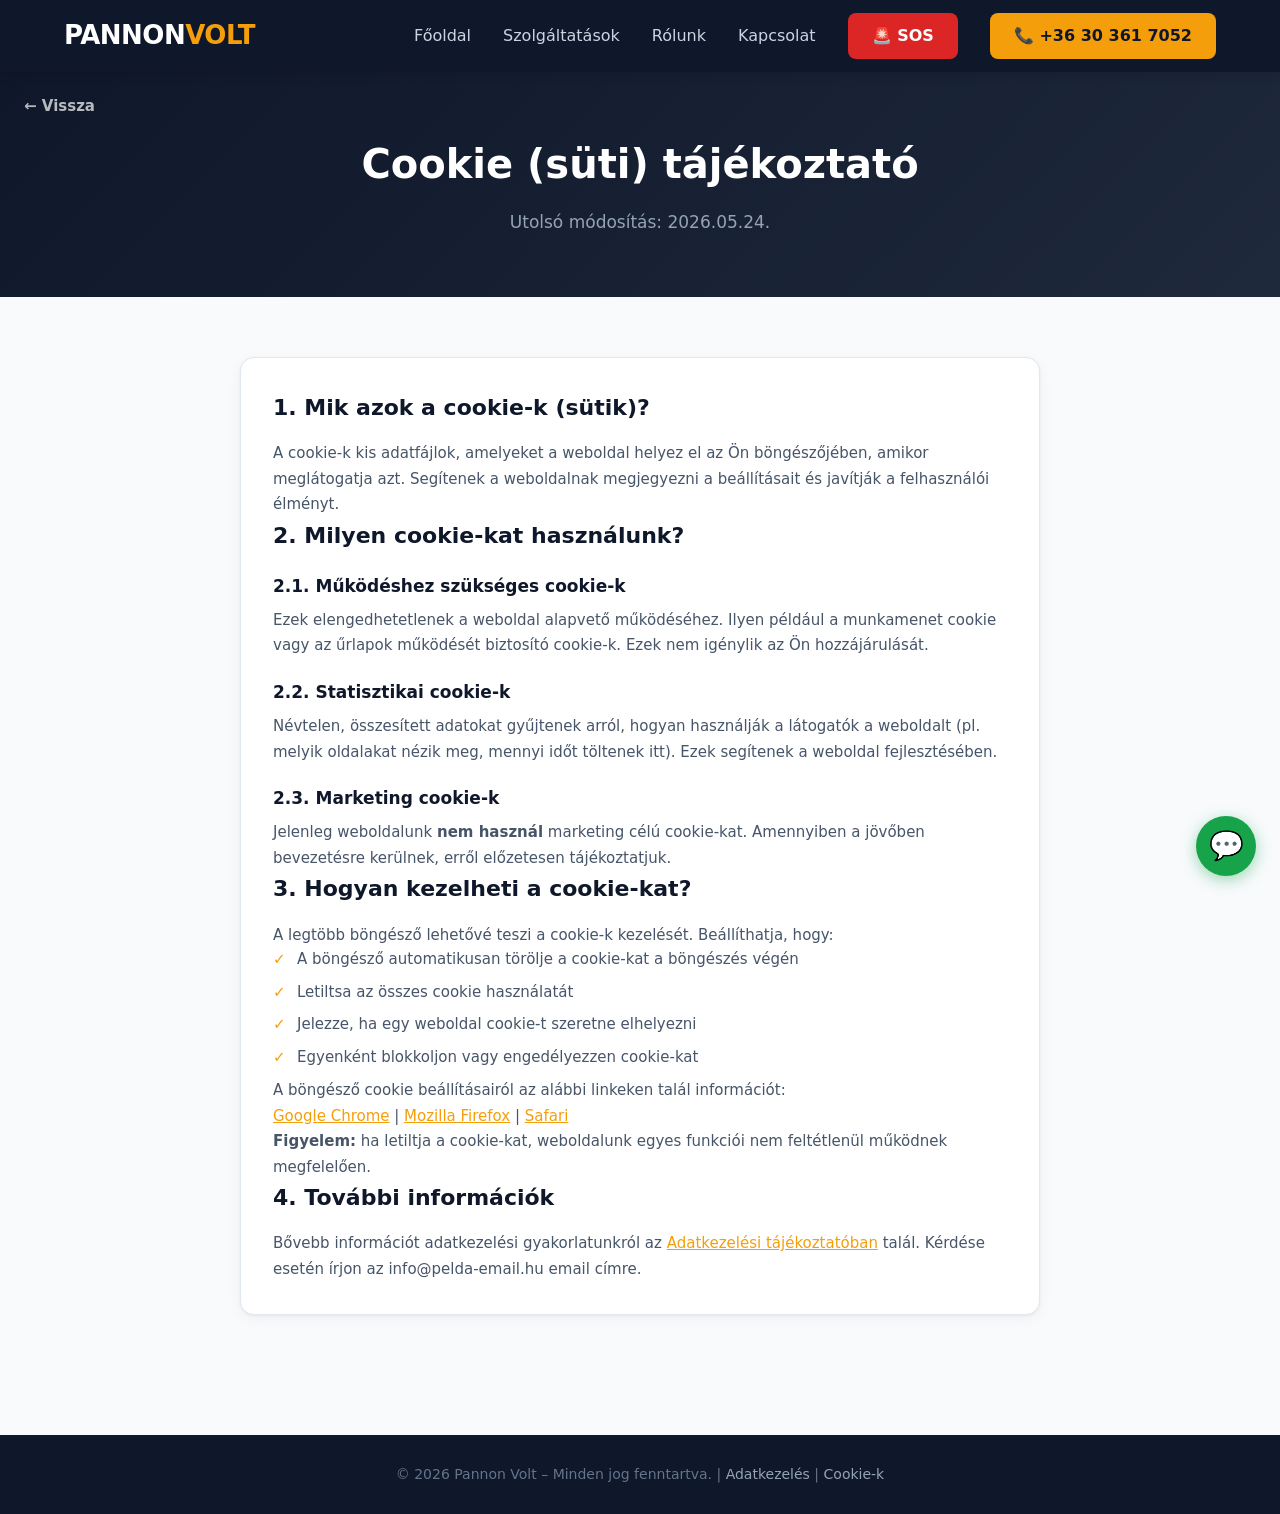
<file: cookie.html>
<!DOCTYPE html>
<html lang="hu">
<head>
    <meta charset="UTF-8">
    <meta name="viewport" content="width=device-width, initial-scale=1.0">
    <title>Cookie tájékoztató – Pannon Volt</title>
    <meta name="description" content="A Pannon Volt weboldal cookie (süti) tájékoztatója. Tudja meg, milyen sütiket használunk és hogyan kezelheti őket.">
    <!-- Open Graph -->
    <meta property="og:title" content="Cookie tájékoztató – Pannon Volt">
    <meta property="og:description" content="A Pannon Volt weboldal cookie (süti) tájékoztatója. Tudja meg, milyen sütiket használunk és hogyan kezelheti őket.">
    <meta property="og:image" content="https://pannonvolt.hu/N%C3%A9vtelen%20terv.png">
    <meta property="og:url" content="https://pannonvolt.hu/cookie.html">
    <meta property="og:type" content="website">
    <meta property="og:locale" content="hu_HU">
    <meta name="twitter:card" content="summary_large_image">
    <meta name="twitter:title" content="Cookie tájékoztató – Pannon Volt">
    <meta name="twitter:description" content="A Pannon Volt weboldal cookie (süti) tájékoztatója. Tudja meg, milyen sütiket használunk és hogyan kezelheti őket.">
    <meta name="twitter:image" content="https://pannonvolt.hu/N%C3%A9vtelen%20terv.png">
    <!-- Favicon -->
    <link rel="icon" type="image/x-icon" href="favicon_io/favicon.ico">
    <link rel="icon" type="image/png" sizes="32x32" href="favicon_io/favicon-32x32.png">
    <link rel="icon" type="image/png" sizes="16x16" href="favicon_io/favicon-16x16.png">
    <link rel="apple-touch-icon" href="favicon_io/apple-touch-icon.png">
    <link rel="manifest" href="favicon_io/site.webmanifest">
    <link rel="stylesheet" href="css/style.css">
</head>
<body>

    <header class="header">
        <div class="header__inner">
            <a href="index.html" class="header__logo">
                <span class="header__logo-text">PANNON<span class="header__logo-accent">VOLT</span></span>
            </a>
            <!-- Mobile Menu Toggle -->
            <button type="button" class="header__menu-icon" aria-label="Menü">
                <span></span>
                <span></span>
                <span></span>
            </button>
            <nav class="header__nav">
                <a href="index.html" class="header__nav-link">Főoldal</a>
                <a href="index.html#services" class="header__nav-link">Szolgáltatások</a>
                <a href="rolunk.html" class="header__nav-link">Rólunk</a>
                <a href="kapcsolat.html" class="header__nav-link">Kapcsolat</a>
                <a href="hibaelharitas.html" class="header__nav-btn header__nav-btn--sos">🚨 SOS</a>
                <a href="tel:+36303617052" class="header__nav-btn">📞 +36 30 361 7052</a>
            </nav>
        </div>
    </header>

    <section class="quote-hero">
        <a href="index.html" class="hero-back">← Vissza</a>
        <div class="quote-hero__inner">
            <h1 class="quote-hero__title">Cookie (süti) tájékoztató</h1>
            <p class="quote-hero__subtitle">Utolsó módosítás: 2026.05.24.</p>
        </div>
    </section>

    <section class="page-content">
        <div class="page-content__box" style="max-width: 800px; margin: 0 auto 40px;">

            <h2>1. Mik azok a cookie-k (sütik)?</h2>
            <p>
                A cookie-k kis adatfájlok, amelyeket a weboldal helyez el az Ön böngészőjében, amikor meglátogatja azt.
                Segítenek a weboldalnak megjegyezni a beállításait és javítják a felhasználói élményt.
            </p>

            <h2>2. Milyen cookie-kat használunk?</h2>

            <h3 style="font-size: 17px; color: #0f172a; margin: 20px 0 8px;">2.1. Működéshez szükséges cookie-k</h3>
            <p>
                Ezek elengedhetetlenek a weboldal alapvető működéséhez. Ilyen például a munkamenet cookie
                vagy az űrlapok működését biztosító cookie-k. Ezek nem igénylik az Ön hozzájárulását.
            </p>

            <h3 style="font-size: 17px; color: #0f172a; margin: 20px 0 8px;">2.2. Statisztikai cookie-k</h3>
            <p>
                <!-- TODO: Ha használsz Google Analytics-et vagy más analitikát, itt sorold fel -->
                Névtelen, összesített adatokat gyűjtenek arról, hogyan használják a látogatók a weboldalt
                (pl. melyik oldalakat nézik meg, mennyi időt töltenek itt). Ezek segítenek a weboldal fejlesztésében.
            </p>

            <h3 style="font-size: 17px; color: #0f172a; margin: 20px 0 8px;">2.3. Marketing cookie-k</h3>
            <p>
                <!-- TODO: Ha használsz Facebook Pixel-t vagy Google Ads remarketing-et, itt sorold fel -->
                Jelenleg weboldalunk <strong>nem használ</strong> marketing célú cookie-kat. 
                Amennyiben a jövőben bevezetésre kerülnek, erről előzetesen tájékoztatjuk.
            </p>

            <h2>3. Hogyan kezelheti a cookie-kat?</h2>
            <p>
                A legtöbb böngésző lehetővé teszi a cookie-k kezelését. Beállíthatja, hogy:
            </p>
            <ul class="service-detail__list">
                <li>A böngésző automatikusan törölje a cookie-kat a böngészés végén</li>
                <li>Letiltsa az összes cookie használatát</li>
                <li>Jelezze, ha egy weboldal cookie-t szeretne elhelyezni</li>
                <li>Egyenként blokkoljon vagy engedélyezzen cookie-kat</li>
            </ul>
            <p>
                A böngésző cookie beállításairól az alábbi linkeken talál információt:<br>
                <a href="https://support.google.com/chrome/answer/95647" target="_blank" style="color: #f59e0b;">Google Chrome</a> |
                <a href="https://support.mozilla.org/hu/kb/sutik-informacio-amelyet-weboldalak-tarolnak" target="_blank" style="color: #f59e0b;">Mozilla Firefox</a> |
                <a href="https://support.apple.com/hu-hu/guide/safari/sfri11471/mac" target="_blank" style="color: #f59e0b;">Safari</a>
            </p>
            <p>
                <strong>Figyelem:</strong> ha letiltja a cookie-kat, weboldalunk egyes funkciói nem feltétlenül működnek megfelelően.
            </p>

            <h2>4. További információk</h2>
            <p>
                Bővebb információt adatkezelési gyakorlatunkról az
                <a href="adatkezeles.html" style="color: #f59e0b;">Adatkezelési tájékoztatóban</a> talál.
                Kérdése esetén írjon az info@pelda-email.hu email címre.
            </p>

        </div>
    </section>

    <footer class="footer">
        <p class="footer__text">© 2026 Pannon Volt – Minden jog fenntartva. | <a href="adatkezeles.html" class="footer__link">Adatkezelés</a> | <a href="cookie.html" class="footer__link">Cookie-k</a></p>
    </footer>


    <!-- Lebegő Hívás Gomb -->
    <!-- All-in-One Kapcsolat Buborék -->
    <div class="fab-container">
        <input type="checkbox" id="fab-toggle" class="fab-toggle">
        <label for="fab-toggle" class="fab-main">
            <span class="fab-icon-chat">💬</span>
            <span class="fab-icon-close">✖</span>
        </label>
        <div class="fab-menu">
            <!-- WhatsApp -->
            <a href="#" class="fab-item fab-wa" title="Írjon WhatsApp-on!">
                <svg viewBox="0 0 24 24" fill="currentColor" width="28" height="28"><path d="M12.031 6.172c-3.181 0-5.767 2.586-5.768 5.766-.001 1.298.38 2.27 1.019 3.287l-.582 2.128 2.182-.573c.978.58 1.911.928 3.145.929 3.178 0 5.767-2.587 5.768-5.766.001-3.187-2.575-5.77-5.764-5.771zm3.392 8.244c-.144.405-.837.774-1.17.824-.299.045-.677.063-1.092-.069-.252-.08-.575-.187-.988-.365-1.739-.751-2.874-2.502-2.961-2.617-.087-.116-.708-.94-.708-1.793s.448-1.273.607-1.446c.159-.173.346-.217.462-.217l.332.006c.106.005.249-.04.39.298.144.347.491 1.2.534 1.287.043.087.072.188.014.304-.058.116-.087.188-.173.289l-.26.304c-.087.086-.177.18-.076.354.101.174.449.741.964 1.201.662.591 1.221.774 1.394.86s.274.072.376-.043c.101-.116.433-.506.549-.68.116-.173.231-.145.39-.087s1.011.477 1.184.564.289.13.332.202c.045.072.045.419-.099.824zm-3.423-14.416c-6.627 0-12 5.373-12 12s5.373 12 12 12 12-5.373 12-12-5.373-12-12-12zm.029 18.88c-1.161 0-2.305-.292-3.318-.844l-3.677.964.984-3.595c-.607-1.052-.927-2.246-.926-3.468.001-3.825 3.113-6.937 6.937-6.937 3.825.001 6.938 3.113 6.939 6.937-.001 3.825-3.113 6.938-6.939 6.938z"/></svg>
            </a>
            <!-- Messenger -->
            <a href="#" class="fab-item fab-ms" title="Írjon Messengeren!">
                <svg viewBox="0 0 24 24" fill="currentColor" width="28" height="28"><path d="M12 2C6.36 2 1.8 6.13 1.8 11.23c0 2.89 1.45 5.48 3.75 7.18v3.79l3.44-1.89c.96.26 1.97.41 3.01.41 5.64 0 10.2-4.13 10.2-9.23S17.64 2 12 2zm1.18 12.38l-2.98-3.18-5.83 3.18 6.4-6.81 3.05 3.18 5.75-3.18-6.39 6.81z"/></svg>
            </a>
            <!-- Telefon -->
            <a href="tel:+36303617052" class="fab-item fab-ph" title="Hívjon most!">
                <svg viewBox="0 0 24 24" fill="currentColor" width="24" height="24"><path d="M6.62 10.79c1.44 2.83 3.76 5.14 6.59 6.59l2.2-2.2c.27-.27.67-.36 1.02-.24 1.12.37 2.33.57 3.57.57.55 0 1 .45 1 1V20c0 .55-.45 1-1 1-9.39 0-17-7.61-17-17 0-.55.45-1 1-1h3.5c.55 0 1 .45 1 1 0 1.25.2 2.45.57 3.57.11.35.03.74-.25 1.02l-2.2 2.2z"/></svg>
            </a>
        </div>
    </div>
  <script src="js/menu.js"></script>
</body>
</html>
</file>
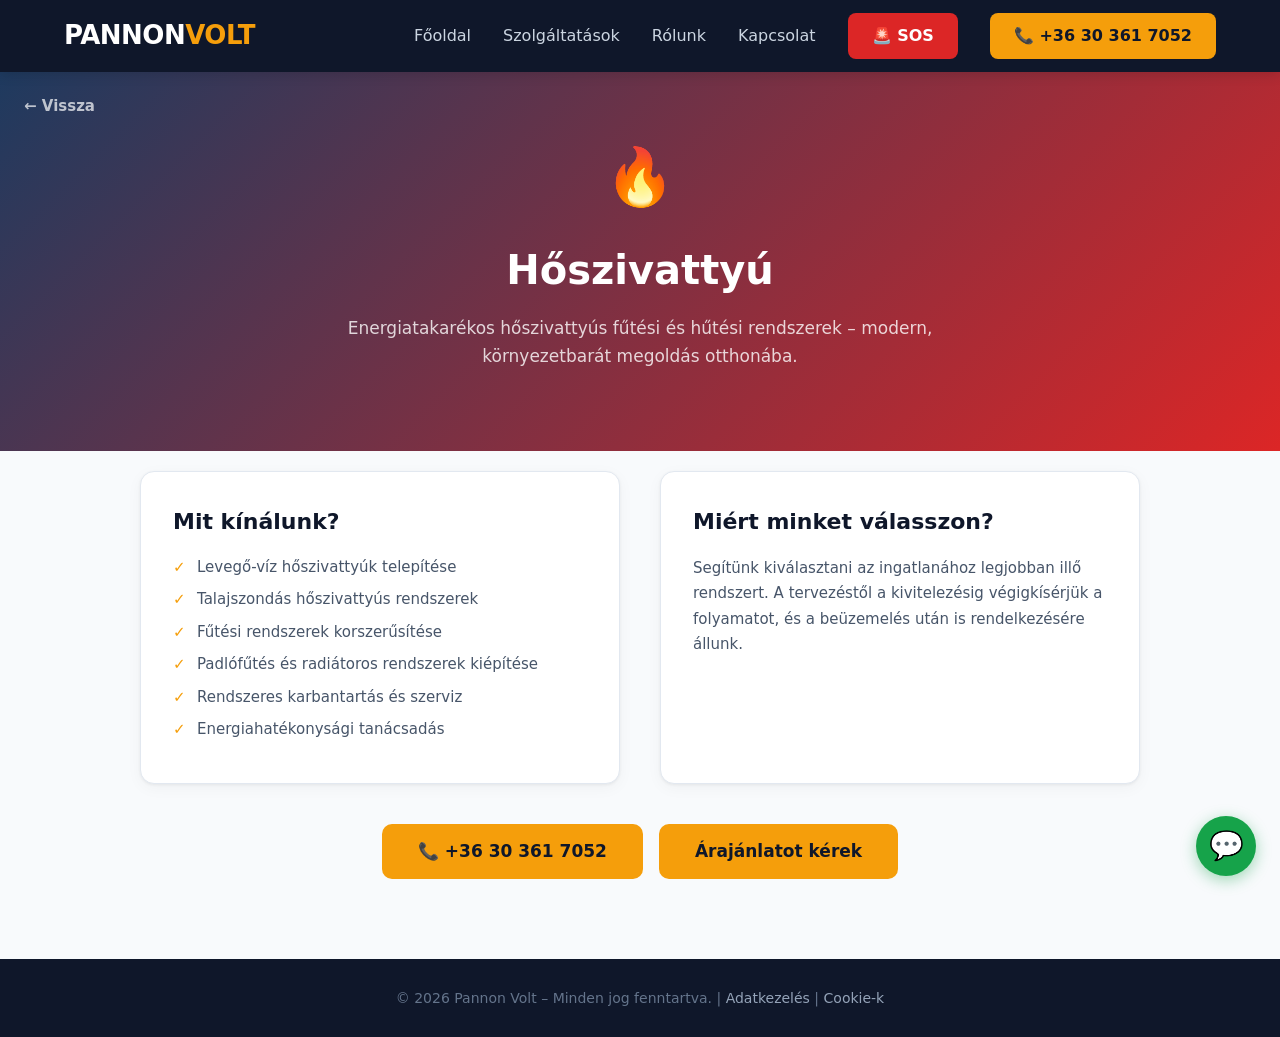
<file: hoszivattyu.html>
<!DOCTYPE html>
<html lang="hu">
<head>
    <meta charset="UTF-8">
    <meta name="viewport" content="width=device-width, initial-scale=1.0">
    <title>Hőszivattyú – Pannon Volt</title>
    <meta name="description" content="Hőszivattyús fűtési és hűtési rendszerek telepítése, karbantartása. Levegő-víz és talajszondás hőszivattyúk, padlófűtés és energiahatékonysági tanácsadás a Pannon Volttól.">
    <!-- Open Graph -->
    <meta property="og:title" content="Hőszivattyú – Pannon Volt">
    <meta property="og:description" content="Hőszivattyús fűtési és hűtési rendszerek telepítése, karbantartása. Levegő-víz és talajszondás hőszivattyúk, padlófűtés és energiahatékonysági tanácsadás a Pannon Volttól.">
    <meta property="og:image" content="https://pannonvolt.hu/N%C3%A9vtelen%20terv.png">
    <meta property="og:url" content="https://pannonvolt.hu/hoszivattyu.html">
    <meta property="og:type" content="website">
    <meta property="og:locale" content="hu_HU">
    <meta name="twitter:card" content="summary_large_image">
    <meta name="twitter:title" content="Hőszivattyú – Pannon Volt">
    <meta name="twitter:description" content="Hőszivattyús fűtési és hűtési rendszerek telepítése, karbantartása. Levegő-víz és talajszondás hőszivattyúk, padlófűtés és energiahatékonysági tanácsadás a Pannon Volttól.">
    <meta name="twitter:image" content="https://pannonvolt.hu/N%C3%A9vtelen%20terv.png">
    <!-- Favicon -->
    <link rel="icon" type="image/x-icon" href="favicon_io/favicon.ico">
    <link rel="icon" type="image/png" sizes="32x32" href="favicon_io/favicon-32x32.png">
    <link rel="icon" type="image/png" sizes="16x16" href="favicon_io/favicon-16x16.png">
    <link rel="apple-touch-icon" href="favicon_io/apple-touch-icon.png">
    <link rel="manifest" href="favicon_io/site.webmanifest">
    <link rel="stylesheet" href="css/style.css">
</head>
<body>

    <header class="header">
        <div class="header__inner">
            <a href="index.html" class="header__logo">
                <span class="header__logo-text">PANNON<span class="header__logo-accent">VOLT</span></span>
            </a>
            <!-- Mobile Menu Toggle -->
            <button type="button" class="header__menu-icon" aria-label="Menü">
                <span></span>
                <span></span>
                <span></span>
            </button>
            <nav class="header__nav">
                <a href="index.html" class="header__nav-link">Főoldal</a>
                <a href="index.html#services" class="header__nav-link">Szolgáltatások</a>
                <a href="rolunk.html" class="header__nav-link">Rólunk</a>
                <a href="kapcsolat.html" class="header__nav-link">Kapcsolat</a>
                <a href="hibaelharitas.html" class="header__nav-btn header__nav-btn--sos">🚨 SOS</a>
                <a href="tel:+36303617052" class="header__nav-btn">📞 +36 30 361 7052</a>
            </nav>
        </div>
    </header>

    <section class="service-hero service-hero--heatpump">
        <a href="index.html" class="hero-back">← Vissza</a>
        <div class="service-hero__inner">
            <span class="service-hero__icon">🔥</span>
            <h1 class="service-hero__title">Hőszivattyú</h1>
            <p class="service-hero__subtitle">
                Energiatakarékos hőszivattyús fűtési és hűtési rendszerek – modern, környezetbarát megoldás otthonába.
            </p>
        </div>
    </section>

    <section class="service-detail">
        <div class="service-detail__inner">
            <div class="service-detail__grid">
                <div class="service-detail__text">
                    <h2>Mit kínálunk?</h2>
                    <ul class="service-detail__list">
                        <li>Levegő-víz hőszivattyúk telepítése</li>
                        <li>Talajszondás hőszivattyús rendszerek</li>
                        <li>Fűtési rendszerek korszerűsítése</li>
                        <li>Padlófűtés és radiátoros rendszerek kiépítése</li>
                        <li>Rendszeres karbantartás és szerviz</li>
                        <li>Energiahatékonysági tanácsadás</li>
                    </ul>
                </div>
                <div class="service-detail__text">
                    <h2>Miért minket válasszon?</h2>
                    <p>
                        Segítünk kiválasztani az ingatlanához legjobban illő rendszert.
                        A tervezéstől a kivitelezésig végigkísérjük a folyamatot, és
                        a beüzemelés után is rendelkezésére állunk.
                    </p>
                </div>
            </div>
            <div class="service-detail__cta">
                <div class="hero__cta-row">
                    <a href="tel:+36303617052" class="hero__cta">📞 +36 30 361 7052</a>
                    <a href="ajanlatkeres.html" class="hero__cta">Árajánlatot kérek</a>
                </div>
            </div>
        </div>
    </section>

    <footer class="footer">
        <p class="footer__text">© 2026 Pannon Volt – Minden jog fenntartva. | <a href="adatkezeles.html" class="footer__link">Adatkezelés</a> | <a href="cookie.html" class="footer__link">Cookie-k</a></p>
    </footer>


    <!-- Lebegő Hívás Gomb -->
    <!-- All-in-One Kapcsolat Buborék -->
    <div class="fab-container">
        <input type="checkbox" id="fab-toggle" class="fab-toggle">
        <label for="fab-toggle" class="fab-main">
            <span class="fab-icon-chat">💬</span>
            <span class="fab-icon-close">✖</span>
        </label>
        <div class="fab-menu">
            <!-- WhatsApp -->
            <a href="#" class="fab-item fab-wa" title="Írjon WhatsApp-on!">
                <svg viewBox="0 0 24 24" fill="currentColor" width="28" height="28"><path d="M12.031 6.172c-3.181 0-5.767 2.586-5.768 5.766-.001 1.298.38 2.27 1.019 3.287l-.582 2.128 2.182-.573c.978.58 1.911.928 3.145.929 3.178 0 5.767-2.587 5.768-5.766.001-3.187-2.575-5.77-5.764-5.771zm3.392 8.244c-.144.405-.837.774-1.17.824-.299.045-.677.063-1.092-.069-.252-.08-.575-.187-.988-.365-1.739-.751-2.874-2.502-2.961-2.617-.087-.116-.708-.94-.708-1.793s.448-1.273.607-1.446c.159-.173.346-.217.462-.217l.332.006c.106.005.249-.04.39.298.144.347.491 1.2.534 1.287.043.087.072.188.014.304-.058.116-.087.188-.173.289l-.26.304c-.087.086-.177.18-.076.354.101.174.449.741.964 1.201.662.591 1.221.774 1.394.86s.274.072.376-.043c.101-.116.433-.506.549-.68.116-.173.231-.145.39-.087s1.011.477 1.184.564.289.13.332.202c.045.072.045.419-.099.824zm-3.423-14.416c-6.627 0-12 5.373-12 12s5.373 12 12 12 12-5.373 12-12-5.373-12-12-12zm.029 18.88c-1.161 0-2.305-.292-3.318-.844l-3.677.964.984-3.595c-.607-1.052-.927-2.246-.926-3.468.001-3.825 3.113-6.937 6.937-6.937 3.825.001 6.938 3.113 6.939 6.937-.001 3.825-3.113 6.938-6.939 6.938z"/></svg>
            </a>
            <!-- Messenger -->
            <a href="#" class="fab-item fab-ms" title="Írjon Messengeren!">
                <svg viewBox="0 0 24 24" fill="currentColor" width="28" height="28"><path d="M12 2C6.36 2 1.8 6.13 1.8 11.23c0 2.89 1.45 5.48 3.75 7.18v3.79l3.44-1.89c.96.26 1.97.41 3.01.41 5.64 0 10.2-4.13 10.2-9.23S17.64 2 12 2zm1.18 12.38l-2.98-3.18-5.83 3.18 6.4-6.81 3.05 3.18 5.75-3.18-6.39 6.81z"/></svg>
            </a>
            <!-- Telefon -->
            <a href="tel:+36303617052" class="fab-item fab-ph" title="Hívjon most!">
                <svg viewBox="0 0 24 24" fill="currentColor" width="24" height="24"><path d="M6.62 10.79c1.44 2.83 3.76 5.14 6.59 6.59l2.2-2.2c.27-.27.67-.36 1.02-.24 1.12.37 2.33.57 3.57.57.55 0 1 .45 1 1V20c0 .55-.45 1-1 1-9.39 0-17-7.61-17-17 0-.55.45-1 1-1h3.5c.55 0 1 .45 1 1 0 1.25.2 2.45.57 3.57.11.35.03.74-.25 1.02l-2.2 2.2z"/></svg>
            </a>
        </div>
    </div>
  <script src="js/menu.js"></script>
</body>
</html>
</file>
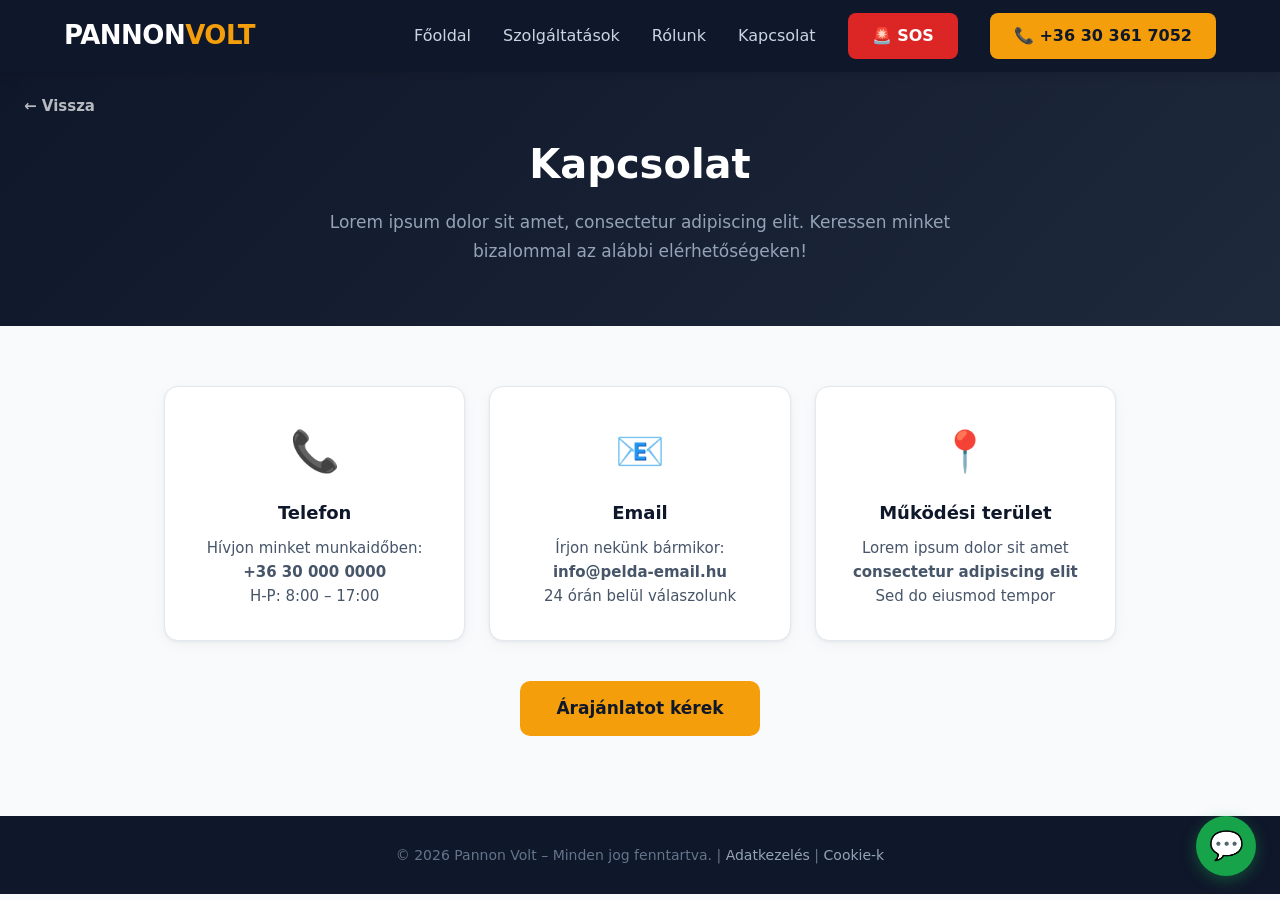
<file: kapcsolat.html>
<!DOCTYPE html>
<html lang="hu">
<head>
    <meta charset="UTF-8">
    <meta name="viewport" content="width=device-width, initial-scale=1.0">
    <title>Kapcsolat – Pannon Volt</title>
    <meta name="description" content="Vegye fel velünk a kapcsolatot! Hívjon minket, írjon emailt vagy kérjen árajánlatot. Pannon Volt – villanyszerelés, klíma, napelem és egyéb szolgáltatások.">
    <!-- Open Graph -->
    <meta property="og:title" content="Kapcsolat – Pannon Volt">
    <meta property="og:description" content="Vegye fel velünk a kapcsolatot! Hívjon minket, írjon emailt vagy kérjen árajánlatot. Pannon Volt – villanyszerelés, klíma, napelem és egyéb szolgáltatások.">
    <meta property="og:image" content="https://pannonvolt.hu/N%C3%A9vtelen%20terv.png">
    <meta property="og:url" content="https://pannonvolt.hu/kapcsolat.html">
    <meta property="og:type" content="website">
    <meta property="og:locale" content="hu_HU">
    <meta name="twitter:card" content="summary_large_image">
    <meta name="twitter:title" content="Kapcsolat – Pannon Volt">
    <meta name="twitter:description" content="Vegye fel velünk a kapcsolatot! Hívjon minket, írjon emailt vagy kérjen árajánlatot. Pannon Volt – villanyszerelés, klíma, napelem és egyéb szolgáltatások.">
    <meta name="twitter:image" content="https://pannonvolt.hu/N%C3%A9vtelen%20terv.png">
    <!-- Favicon -->
    <link rel="icon" type="image/x-icon" href="favicon_io/favicon.ico">
    <link rel="icon" type="image/png" sizes="32x32" href="favicon_io/favicon-32x32.png">
    <link rel="icon" type="image/png" sizes="16x16" href="favicon_io/favicon-16x16.png">
    <link rel="apple-touch-icon" href="favicon_io/apple-touch-icon.png">
    <link rel="manifest" href="favicon_io/site.webmanifest">
    <link rel="stylesheet" href="css/style.css">
</head>
<body>

    <header class="header">
        <div class="header__inner">
            <a href="index.html" class="header__logo">
                <span class="header__logo-text">PANNON<span class="header__logo-accent">VOLT</span></span>
            </a>
            <!-- Mobile Menu Toggle -->
            <button type="button" class="header__menu-icon" aria-label="Menü">
                <span></span>
                <span></span>
                <span></span>
            </button>
            <nav class="header__nav">
                <a href="index.html" class="header__nav-link">Főoldal</a>
                <a href="index.html#services" class="header__nav-link">Szolgáltatások</a>
                <a href="rolunk.html" class="header__nav-link">Rólunk</a>
                <a href="kapcsolat.html" class="header__nav-link">Kapcsolat</a>
                <a href="hibaelharitas.html" class="header__nav-btn header__nav-btn--sos">🚨 SOS</a>
                <a href="tel:+36303617052" class="header__nav-btn">📞 +36 30 361 7052</a>
            </nav>
        </div>
    </header>

    <!-- ===== HERO ===== -->
    <section class="quote-hero">
        <a href="index.html" class="hero-back">← Vissza</a>
        <div class="quote-hero__inner">
            <h1 class="quote-hero__title">Kapcsolat</h1>
            <p class="quote-hero__subtitle">
                <!-- TODO: Cseréld ki a lorem ipsum szöveget -->
                Lorem ipsum dolor sit amet, consectetur adipiscing elit. Keressen minket bizalommal az alábbi elérhetőségeken!
            </p>
        </div>
    </section>

    <!-- ===== CONTACT CARDS ===== -->
    <section class="page-content">
        <div class="contact-cards">
            <!-- TODO: Add meg a valódi telefonszámod -->
            <div class="contact-card">
                <span class="contact-card__icon">📞</span>
                <h3 class="contact-card__title">Telefon</h3>
                <p class="contact-card__text">
                    Hívjon minket munkaidőben:<br>
                    <strong>+36 30 000 0000</strong><br>
                    H-P: 8:00 – 17:00
                </p>
            </div>
            <!-- TODO: Add meg a valódi email címed -->
            <div class="contact-card">
                <span class="contact-card__icon">📧</span>
                <h3 class="contact-card__title">Email</h3>
                <p class="contact-card__text">
                    Írjon nekünk bármikor:<br>
                    <strong>info@pelda-email.hu</strong><br>
                    24 órán belül válaszolunk
                </p>
            </div>
            <!-- TODO: Add meg a valódi címed / működési területed -->
            <div class="contact-card">
                <span class="contact-card__icon">📍</span>
                <h3 class="contact-card__title">Működési terület</h3>
                <p class="contact-card__text">
                    Lorem ipsum dolor sit amet<br>
                    <strong>consectetur adipiscing elit</strong><br>
                    Sed do eiusmod tempor
                </p>
            </div>
        </div>

        <!-- ===== CTA ===== -->
        <div class="service-detail__cta">
            <a href="ajanlatkeres.html" class="hero__cta">Árajánlatot kérek</a>
        </div>
    </section>

    <footer class="footer">
        <p class="footer__text">© 2026 Pannon Volt – Minden jog fenntartva. | <a href="adatkezeles.html" class="footer__link">Adatkezelés</a> | <a href="cookie.html" class="footer__link">Cookie-k</a></p>
    </footer>


    <!-- Lebegő Hívás Gomb -->
    <!-- All-in-One Kapcsolat Buborék -->
    <div class="fab-container">
        <input type="checkbox" id="fab-toggle" class="fab-toggle">
        <label for="fab-toggle" class="fab-main">
            <span class="fab-icon-chat">💬</span>
            <span class="fab-icon-close">✖</span>
        </label>
        <div class="fab-menu">
            <!-- WhatsApp -->
            <a href="#" class="fab-item fab-wa" title="Írjon WhatsApp-on!">
                <svg viewBox="0 0 24 24" fill="currentColor" width="28" height="28"><path d="M12.031 6.172c-3.181 0-5.767 2.586-5.768 5.766-.001 1.298.38 2.27 1.019 3.287l-.582 2.128 2.182-.573c.978.58 1.911.928 3.145.929 3.178 0 5.767-2.587 5.768-5.766.001-3.187-2.575-5.77-5.764-5.771zm3.392 8.244c-.144.405-.837.774-1.17.824-.299.045-.677.063-1.092-.069-.252-.08-.575-.187-.988-.365-1.739-.751-2.874-2.502-2.961-2.617-.087-.116-.708-.94-.708-1.793s.448-1.273.607-1.446c.159-.173.346-.217.462-.217l.332.006c.106.005.249-.04.39.298.144.347.491 1.2.534 1.287.043.087.072.188.014.304-.058.116-.087.188-.173.289l-.26.304c-.087.086-.177.18-.076.354.101.174.449.741.964 1.201.662.591 1.221.774 1.394.86s.274.072.376-.043c.101-.116.433-.506.549-.68.116-.173.231-.145.39-.087s1.011.477 1.184.564.289.13.332.202c.045.072.045.419-.099.824zm-3.423-14.416c-6.627 0-12 5.373-12 12s5.373 12 12 12 12-5.373 12-12-5.373-12-12-12zm.029 18.88c-1.161 0-2.305-.292-3.318-.844l-3.677.964.984-3.595c-.607-1.052-.927-2.246-.926-3.468.001-3.825 3.113-6.937 6.937-6.937 3.825.001 6.938 3.113 6.939 6.937-.001 3.825-3.113 6.938-6.939 6.938z"/></svg>
            </a>
            <!-- Messenger -->
            <a href="#" class="fab-item fab-ms" title="Írjon Messengeren!">
                <svg viewBox="0 0 24 24" fill="currentColor" width="28" height="28"><path d="M12 2C6.36 2 1.8 6.13 1.8 11.23c0 2.89 1.45 5.48 3.75 7.18v3.79l3.44-1.89c.96.26 1.97.41 3.01.41 5.64 0 10.2-4.13 10.2-9.23S17.64 2 12 2zm1.18 12.38l-2.98-3.18-5.83 3.18 6.4-6.81 3.05 3.18 5.75-3.18-6.39 6.81z"/></svg>
            </a>
            <!-- Telefon -->
            <a href="tel:+36303617052" class="fab-item fab-ph" title="Hívjon most!">
                <svg viewBox="0 0 24 24" fill="currentColor" width="24" height="24"><path d="M6.62 10.79c1.44 2.83 3.76 5.14 6.59 6.59l2.2-2.2c.27-.27.67-.36 1.02-.24 1.12.37 2.33.57 3.57.57.55 0 1 .45 1 1V20c0 .55-.45 1-1 1-9.39 0-17-7.61-17-17 0-.55.45-1 1-1h3.5c.55 0 1 .45 1 1 0 1.25.2 2.45.57 3.57.11.35.03.74-.25 1.02l-2.2 2.2z"/></svg>
            </a>
        </div>
    </div>
  <script src="js/menu.js"></script>
</body>
</html>
</file>
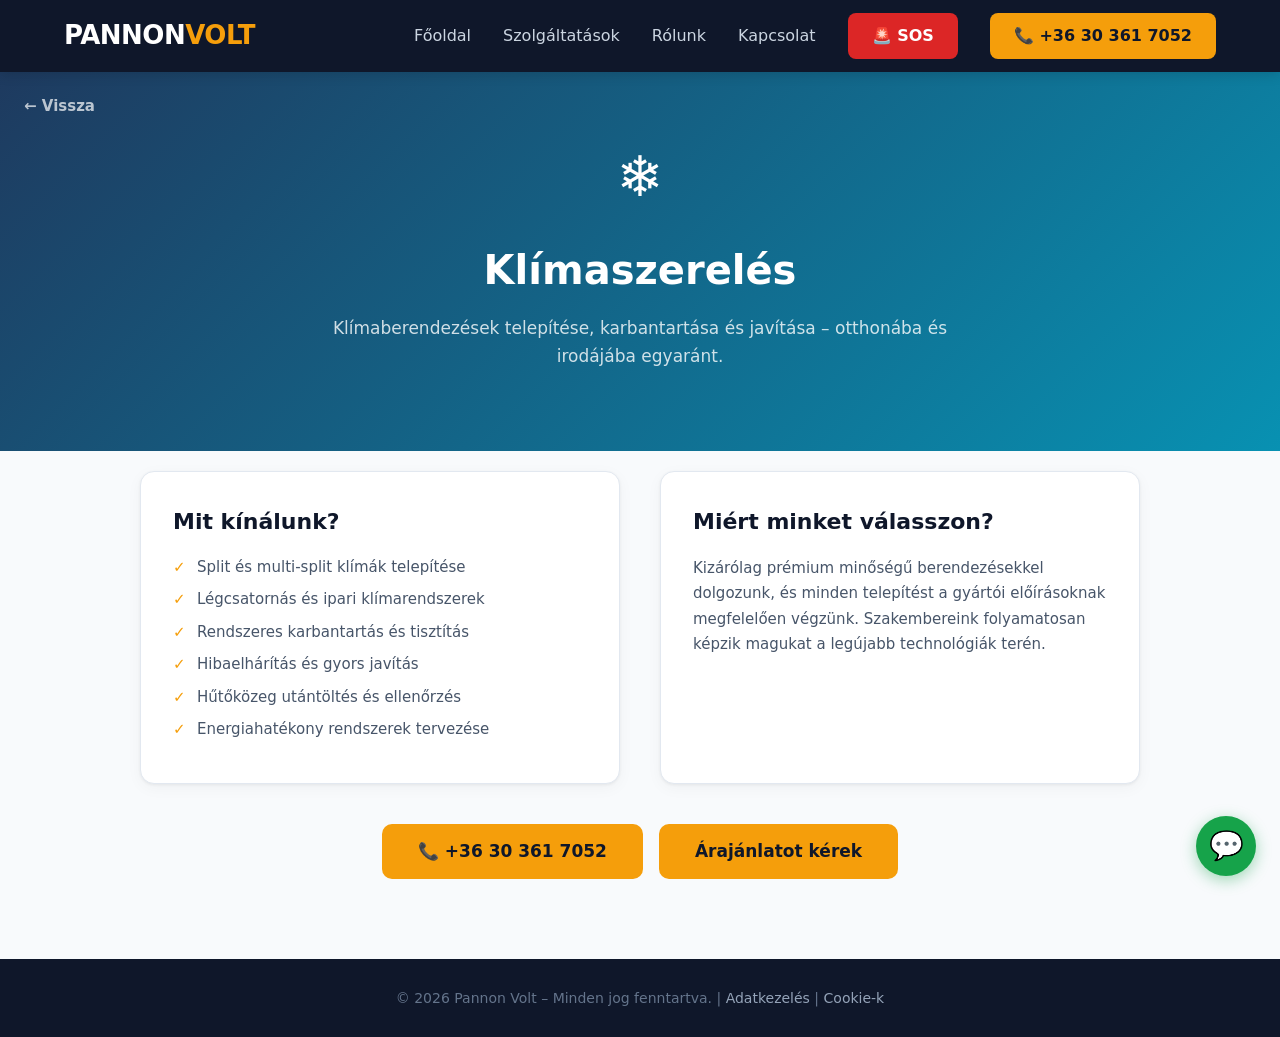
<file: klímaszereles.html>
<!DOCTYPE html>
<html lang="hu">
<head>
    <meta charset="UTF-8">
    <meta name="viewport" content="width=device-width, initial-scale=1.0">
    <title>Klímaszerelés – Pannon Volt</title>
    <meta name="description" content="Klímaberendezések telepítése, karbantartása és javítása otthonába és irodájába. Split, multi-split és ipari klímák, hűtőközeg utántöltés a Pannon Volttól.">
    <!-- Open Graph -->
    <meta property="og:title" content="Klímaszerelés – Pannon Volt">
    <meta property="og:description" content="Klímaberendezések telepítése, karbantartása és javítása otthonába és irodájába. Split, multi-split és ipari klímák, hűtőközeg utántöltés a Pannon Volttól.">
    <meta property="og:image" content="https://pannonvolt.hu/N%C3%A9vtelen%20terv.png">
    <meta property="og:url" content="https://pannonvolt.hu/kl%C3%ADmaszereles.html">
    <meta property="og:type" content="website">
    <meta property="og:locale" content="hu_HU">
    <meta name="twitter:card" content="summary_large_image">
    <meta name="twitter:title" content="Klímaszerelés – Pannon Volt">
    <meta name="twitter:description" content="Klímaberendezések telepítése, karbantartása és javítása otthonába és irodájába. Split, multi-split és ipari klímák, hűtőközeg utántöltés a Pannon Volttól.">
    <meta name="twitter:image" content="https://pannonvolt.hu/N%C3%A9vtelen%20terv.png">
    <!-- Favicon -->
    <link rel="icon" type="image/x-icon" href="favicon_io/favicon.ico">
    <link rel="icon" type="image/png" sizes="32x32" href="favicon_io/favicon-32x32.png">
    <link rel="icon" type="image/png" sizes="16x16" href="favicon_io/favicon-16x16.png">
    <link rel="apple-touch-icon" href="favicon_io/apple-touch-icon.png">
    <link rel="manifest" href="favicon_io/site.webmanifest">
    <link rel="stylesheet" href="css/style.css">
</head>
<body>

    <header class="header">
        <div class="header__inner">
            <a href="index.html" class="header__logo">
                <span class="header__logo-text">PANNON<span class="header__logo-accent">VOLT</span></span>
            </a>
            <!-- Mobile Menu Toggle -->
            <button type="button" class="header__menu-icon" aria-label="Menü">
                <span></span>
                <span></span>
                <span></span>
            </button>
            <nav class="header__nav">
                <a href="index.html" class="header__nav-link">Főoldal</a>
                <a href="index.html#services" class="header__nav-link">Szolgáltatások</a>
                <a href="rolunk.html" class="header__nav-link">Rólunk</a>
                <a href="kapcsolat.html" class="header__nav-link">Kapcsolat</a>
                <a href="hibaelharitas.html" class="header__nav-btn header__nav-btn--sos">🚨 SOS</a>
                <a href="tel:+36303617052" class="header__nav-btn">📞 +36 30 361 7052</a>
            </nav>
        </div>
    </header>

    <section class="service-hero service-hero--ac">
        <a href="index.html" class="hero-back">← Vissza</a>
        <div class="service-hero__inner">
            <span class="service-hero__icon">❄️</span>
            <h1 class="service-hero__title">Klímaszerelés</h1>
            <p class="service-hero__subtitle">
                Klímaberendezések telepítése, karbantartása és javítása – otthonába és irodájába egyaránt.
            </p>
        </div>
    </section>

    <section class="service-detail">
        <div class="service-detail__inner">
            <div class="service-detail__grid">
                <div class="service-detail__text">
                    <h2>Mit kínálunk?</h2>
                    <ul class="service-detail__list">
                        <li>Split és multi-split klímák telepítése</li>
                        <li>Légcsatornás és ipari klímarendszerek</li>
                        <li>Rendszeres karbantartás és tisztítás</li>
                        <li>Hibaelhárítás és gyors javítás</li>
                        <li>Hűtőközeg utántöltés és ellenőrzés</li>
                        <li>Energiahatékony rendszerek tervezése</li>
                    </ul>
                </div>
                <div class="service-detail__text">
                    <h2>Miért minket válasszon?</h2>
                    <p>
                        Kizárólag prémium minőségű berendezésekkel dolgozunk, és minden telepítést
                        a gyártói előírásoknak megfelelően végzünk. Szakembereink folyamatosan
                        képzik magukat a legújabb technológiák terén.
                    </p>
                </div>
            </div>
            <div class="service-detail__cta">
                <div class="hero__cta-row">
                    <a href="tel:+36303617052" class="hero__cta">📞 +36 30 361 7052</a>
                    <a href="ajanlatkeres.html" class="hero__cta">Árajánlatot kérek</a>
                </div>
            </div>
        </div>
    </section>

    <footer class="footer">
        <p class="footer__text">© 2026 Pannon Volt – Minden jog fenntartva. | <a href="adatkezeles.html" class="footer__link">Adatkezelés</a> | <a href="cookie.html" class="footer__link">Cookie-k</a></p>
    </footer>


    <!-- Lebegő Hívás Gomb -->
    <!-- All-in-One Kapcsolat Buborék -->
    <div class="fab-container">
        <input type="checkbox" id="fab-toggle" class="fab-toggle">
        <label for="fab-toggle" class="fab-main">
            <span class="fab-icon-chat">💬</span>
            <span class="fab-icon-close">✖</span>
        </label>
        <div class="fab-menu">
            <!-- WhatsApp -->
            <a href="#" class="fab-item fab-wa" title="Írjon WhatsApp-on!">
                <svg viewBox="0 0 24 24" fill="currentColor" width="28" height="28"><path d="M12.031 6.172c-3.181 0-5.767 2.586-5.768 5.766-.001 1.298.38 2.27 1.019 3.287l-.582 2.128 2.182-.573c.978.58 1.911.928 3.145.929 3.178 0 5.767-2.587 5.768-5.766.001-3.187-2.575-5.77-5.764-5.771zm3.392 8.244c-.144.405-.837.774-1.17.824-.299.045-.677.063-1.092-.069-.252-.08-.575-.187-.988-.365-1.739-.751-2.874-2.502-2.961-2.617-.087-.116-.708-.94-.708-1.793s.448-1.273.607-1.446c.159-.173.346-.217.462-.217l.332.006c.106.005.249-.04.39.298.144.347.491 1.2.534 1.287.043.087.072.188.014.304-.058.116-.087.188-.173.289l-.26.304c-.087.086-.177.18-.076.354.101.174.449.741.964 1.201.662.591 1.221.774 1.394.86s.274.072.376-.043c.101-.116.433-.506.549-.68.116-.173.231-.145.39-.087s1.011.477 1.184.564.289.13.332.202c.045.072.045.419-.099.824zm-3.423-14.416c-6.627 0-12 5.373-12 12s5.373 12 12 12 12-5.373 12-12-5.373-12-12-12zm.029 18.88c-1.161 0-2.305-.292-3.318-.844l-3.677.964.984-3.595c-.607-1.052-.927-2.246-.926-3.468.001-3.825 3.113-6.937 6.937-6.937 3.825.001 6.938 3.113 6.939 6.937-.001 3.825-3.113 6.938-6.939 6.938z"/></svg>
            </a>
            <!-- Messenger -->
            <a href="#" class="fab-item fab-ms" title="Írjon Messengeren!">
                <svg viewBox="0 0 24 24" fill="currentColor" width="28" height="28"><path d="M12 2C6.36 2 1.8 6.13 1.8 11.23c0 2.89 1.45 5.48 3.75 7.18v3.79l3.44-1.89c.96.26 1.97.41 3.01.41 5.64 0 10.2-4.13 10.2-9.23S17.64 2 12 2zm1.18 12.38l-2.98-3.18-5.83 3.18 6.4-6.81 3.05 3.18 5.75-3.18-6.39 6.81z"/></svg>
            </a>
            <!-- Telefon -->
            <a href="tel:+36303617052" class="fab-item fab-ph" title="Hívjon most!">
                <svg viewBox="0 0 24 24" fill="currentColor" width="24" height="24"><path d="M6.62 10.79c1.44 2.83 3.76 5.14 6.59 6.59l2.2-2.2c.27-.27.67-.36 1.02-.24 1.12.37 2.33.57 3.57.57.55 0 1 .45 1 1V20c0 .55-.45 1-1 1-9.39 0-17-7.61-17-17 0-.55.45-1 1-1h3.5c.55 0 1 .45 1 1 0 1.25.2 2.45.57 3.57.11.35.03.74-.25 1.02l-2.2 2.2z"/></svg>
            </a>
        </div>
    </div>
  <script src="js/menu.js"></script>
</body>
</html>
</file>
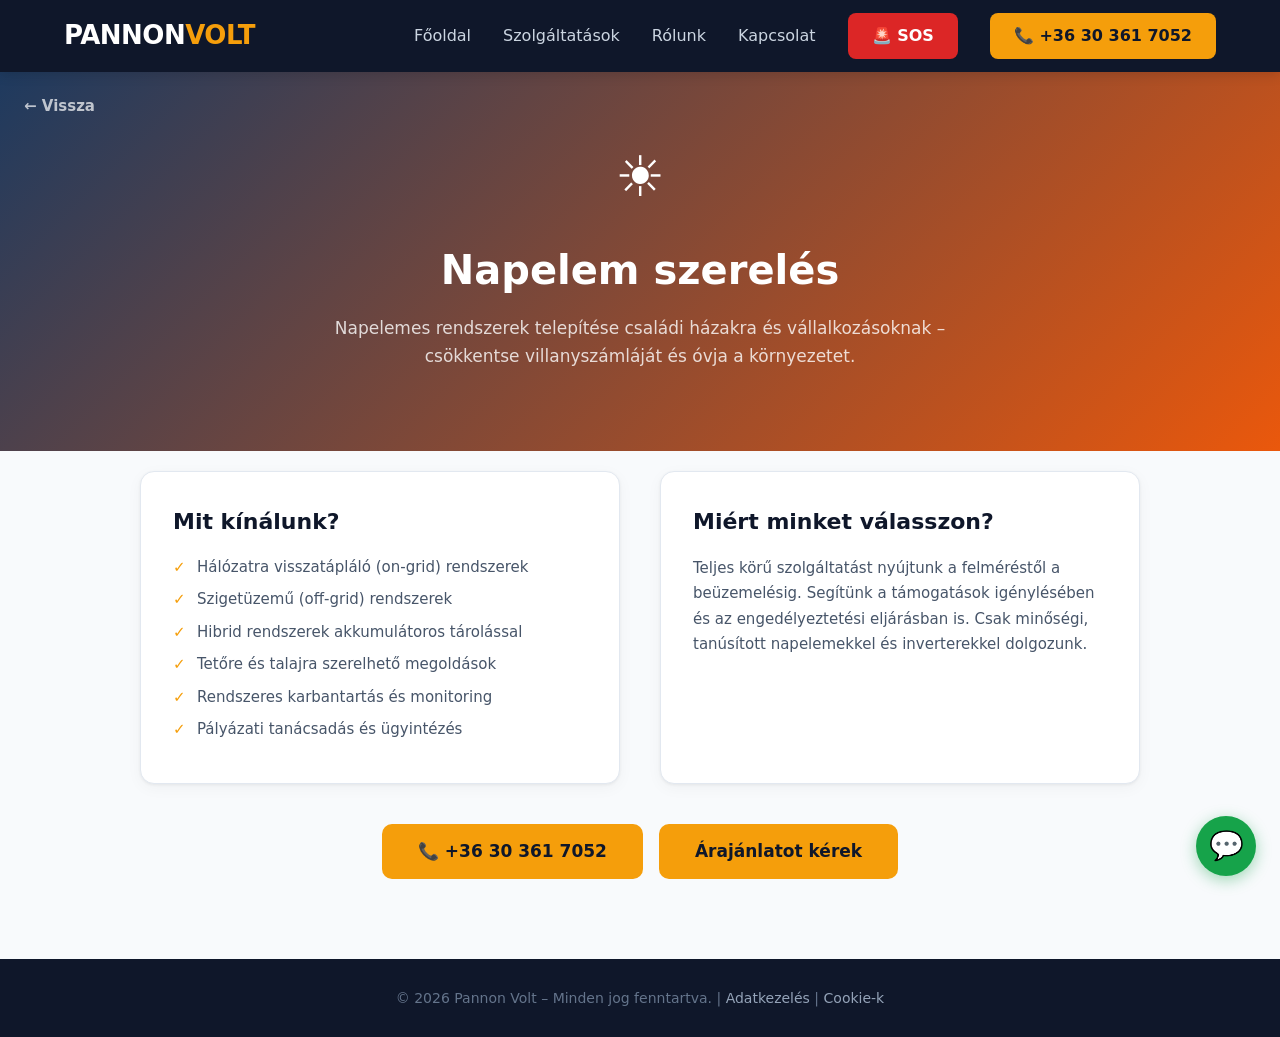
<file: napelem-szereles.html>
<!DOCTYPE html>
<html lang="hu">
<head>
    <meta charset="UTF-8">
    <meta name="viewport" content="width=device-width, initial-scale=1.0">
    <title>Napelem szerelés – Pannon Volt</title>
    <meta name="description" content="Napelemes rendszerek telepítése családi házakra és vállalkozásoknak. On-grid, off-grid és hibrid rendszerek, pályázati tanácsadás a Pannon Volttól.">
    <!-- Open Graph -->
    <meta property="og:title" content="Napelem szerelés – Pannon Volt">
    <meta property="og:description" content="Napelemes rendszerek telepítése családi házakra és vállalkozásoknak. On-grid, off-grid és hibrid rendszerek, pályázati tanácsadás a Pannon Volttól.">
    <meta property="og:image" content="https://pannonvolt.hu/N%C3%A9vtelen%20terv.png">
    <meta property="og:url" content="https://pannonvolt.hu/napelem-szereles.html">
    <meta property="og:type" content="website">
    <meta property="og:locale" content="hu_HU">
    <meta name="twitter:card" content="summary_large_image">
    <meta name="twitter:title" content="Napelem szerelés – Pannon Volt">
    <meta name="twitter:description" content="Napelemes rendszerek telepítése családi házakra és vállalkozásoknak. On-grid, off-grid és hibrid rendszerek, pályázati tanácsadás a Pannon Volttól.">
    <meta name="twitter:image" content="https://pannonvolt.hu/N%C3%A9vtelen%20terv.png">
    <!-- Favicon -->
    <link rel="icon" type="image/x-icon" href="favicon_io/favicon.ico">
    <link rel="icon" type="image/png" sizes="32x32" href="favicon_io/favicon-32x32.png">
    <link rel="icon" type="image/png" sizes="16x16" href="favicon_io/favicon-16x16.png">
    <link rel="apple-touch-icon" href="favicon_io/apple-touch-icon.png">
    <link rel="manifest" href="favicon_io/site.webmanifest">
    <link rel="stylesheet" href="css/style.css">
</head>
<body>

    <header class="header">
        <div class="header__inner">
            <a href="index.html" class="header__logo">
                <span class="header__logo-text">PANNON<span class="header__logo-accent">VOLT</span></span>
            </a>
            <!-- Mobile Menu Toggle -->
            <button type="button" class="header__menu-icon" aria-label="Menü">
                <span></span>
                <span></span>
                <span></span>
            </button>
            <nav class="header__nav">
                <a href="index.html" class="header__nav-link">Főoldal</a>
                <a href="index.html#services" class="header__nav-link">Szolgáltatások</a>
                <a href="rolunk.html" class="header__nav-link">Rólunk</a>
                <a href="kapcsolat.html" class="header__nav-link">Kapcsolat</a>
                <a href="hibaelharitas.html" class="header__nav-btn header__nav-btn--sos">🚨 SOS</a>
                <a href="tel:+36303617052" class="header__nav-btn">📞 +36 30 361 7052</a>
            </nav>
        </div>
    </header>

    <section class="service-hero service-hero--solar">
        <a href="index.html" class="hero-back">← Vissza</a>
        <div class="service-hero__inner">
            <span class="service-hero__icon">☀️</span>
            <h1 class="service-hero__title">Napelem szerelés</h1>
            <p class="service-hero__subtitle">
                Napelemes rendszerek telepítése családi házakra és vállalkozásoknak – csökkentse villanyszámláját és óvja a környezetet.
            </p>
        </div>
    </section>

    <section class="service-detail">
        <div class="service-detail__inner">
            <div class="service-detail__grid">
                <div class="service-detail__text">
                    <h2>Mit kínálunk?</h2>
                    <ul class="service-detail__list">
                        <li>Hálózatra visszatápláló (on-grid) rendszerek</li>
                        <li>Szigetüzemű (off-grid) rendszerek</li>
                        <li>Hibrid rendszerek akkumulátoros tárolással</li>
                        <li>Tetőre és talajra szerelhető megoldások</li>
                        <li>Rendszeres karbantartás és monitoring</li>
                        <li>Pályázati tanácsadás és ügyintézés</li>
                    </ul>
                </div>
                <div class="service-detail__text">
                    <h2>Miért minket válasszon?</h2>
                    <p>
                        Teljes körű szolgáltatást nyújtunk a felméréstől a beüzemelésig.
                        Segítünk a támogatások igénylésében és az engedélyeztetési eljárásban is.
                        Csak minőségi, tanúsított napelemekkel és inverterekkel dolgozunk.
                    </p>
                </div>
            </div>
            <div class="service-detail__cta">
                <div class="hero__cta-row">
                    <a href="tel:+36303617052" class="hero__cta">📞 +36 30 361 7052</a>
                    <a href="ajanlatkeres.html" class="hero__cta">Árajánlatot kérek</a>
                </div>
            </div>
        </div>
    </section>

    <footer class="footer">
        <p class="footer__text">© 2026 Pannon Volt – Minden jog fenntartva. | <a href="adatkezeles.html" class="footer__link">Adatkezelés</a> | <a href="cookie.html" class="footer__link">Cookie-k</a></p>
    </footer>


    <!-- Lebegő Hívás Gomb -->
    <!-- All-in-One Kapcsolat Buborék -->
    <div class="fab-container">
        <input type="checkbox" id="fab-toggle" class="fab-toggle">
        <label for="fab-toggle" class="fab-main">
            <span class="fab-icon-chat">💬</span>
            <span class="fab-icon-close">✖</span>
        </label>
        <div class="fab-menu">
            <!-- WhatsApp -->
            <a href="#" class="fab-item fab-wa" title="Írjon WhatsApp-on!">
                <svg viewBox="0 0 24 24" fill="currentColor" width="28" height="28"><path d="M12.031 6.172c-3.181 0-5.767 2.586-5.768 5.766-.001 1.298.38 2.27 1.019 3.287l-.582 2.128 2.182-.573c.978.58 1.911.928 3.145.929 3.178 0 5.767-2.587 5.768-5.766.001-3.187-2.575-5.77-5.764-5.771zm3.392 8.244c-.144.405-.837.774-1.17.824-.299.045-.677.063-1.092-.069-.252-.08-.575-.187-.988-.365-1.739-.751-2.874-2.502-2.961-2.617-.087-.116-.708-.94-.708-1.793s.448-1.273.607-1.446c.159-.173.346-.217.462-.217l.332.006c.106.005.249-.04.39.298.144.347.491 1.2.534 1.287.043.087.072.188.014.304-.058.116-.087.188-.173.289l-.26.304c-.087.086-.177.18-.076.354.101.174.449.741.964 1.201.662.591 1.221.774 1.394.86s.274.072.376-.043c.101-.116.433-.506.549-.68.116-.173.231-.145.39-.087s1.011.477 1.184.564.289.13.332.202c.045.072.045.419-.099.824zm-3.423-14.416c-6.627 0-12 5.373-12 12s5.373 12 12 12 12-5.373 12-12-5.373-12-12-12zm.029 18.88c-1.161 0-2.305-.292-3.318-.844l-3.677.964.984-3.595c-.607-1.052-.927-2.246-.926-3.468.001-3.825 3.113-6.937 6.937-6.937 3.825.001 6.938 3.113 6.939 6.937-.001 3.825-3.113 6.938-6.939 6.938z"/></svg>
            </a>
            <!-- Messenger -->
            <a href="#" class="fab-item fab-ms" title="Írjon Messengeren!">
                <svg viewBox="0 0 24 24" fill="currentColor" width="28" height="28"><path d="M12 2C6.36 2 1.8 6.13 1.8 11.23c0 2.89 1.45 5.48 3.75 7.18v3.79l3.44-1.89c.96.26 1.97.41 3.01.41 5.64 0 10.2-4.13 10.2-9.23S17.64 2 12 2zm1.18 12.38l-2.98-3.18-5.83 3.18 6.4-6.81 3.05 3.18 5.75-3.18-6.39 6.81z"/></svg>
            </a>
            <!-- Telefon -->
            <a href="tel:+36303617052" class="fab-item fab-ph" title="Hívjon most!">
                <svg viewBox="0 0 24 24" fill="currentColor" width="24" height="24"><path d="M6.62 10.79c1.44 2.83 3.76 5.14 6.59 6.59l2.2-2.2c.27-.27.67-.36 1.02-.24 1.12.37 2.33.57 3.57.57.55 0 1 .45 1 1V20c0 .55-.45 1-1 1-9.39 0-17-7.61-17-17 0-.55.45-1 1-1h3.5c.55 0 1 .45 1 1 0 1.25.2 2.45.57 3.57.11.35.03.74-.25 1.02l-2.2 2.2z"/></svg>
            </a>
        </div>
    </div>
  <script src="js/menu.js"></script>
</body>
</html>
</file>
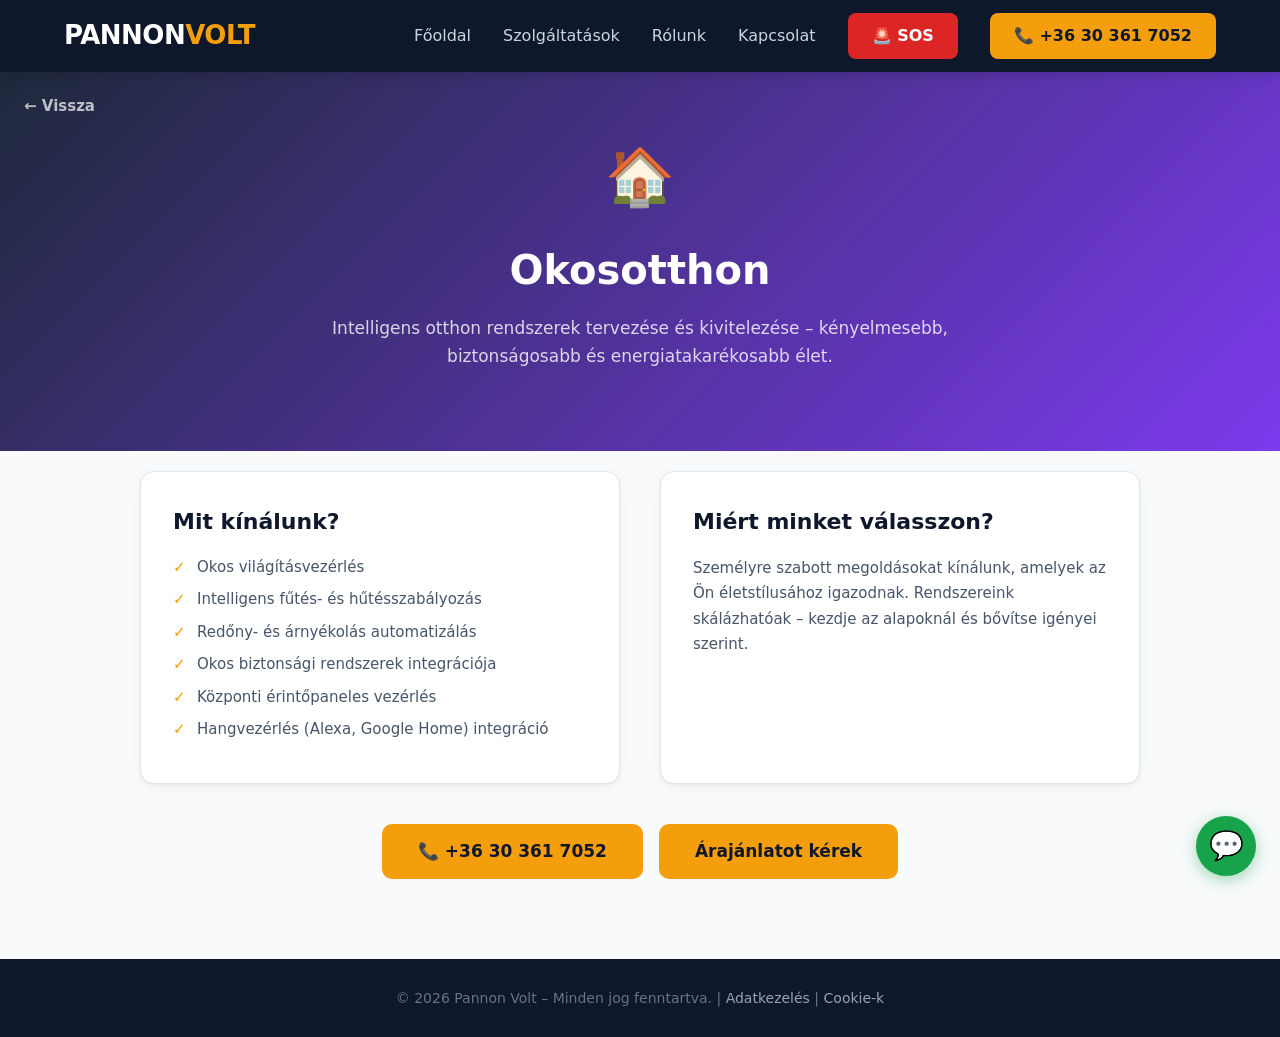
<file: okosotthon.html>
<!DOCTYPE html>
<html lang="hu">
<head>
    <meta charset="UTF-8">
    <meta name="viewport" content="width=device-width, initial-scale=1.0">
    <title>Okosotthon – Pannon Volt</title>
    <meta name="description" content="Intelligens otthon rendszerek tervezése és kivitelezése. Okos világítás, fűtésszabályozás, redőny automatizálás, hangvezérlés a Pannon Volttól.">
    <!-- Open Graph -->
    <meta property="og:title" content="Okosotthon – Pannon Volt">
    <meta property="og:description" content="Intelligens otthon rendszerek tervezése és kivitelezése. Okos világítás, fűtésszabályozás, redőny automatizálás, hangvezérlés a Pannon Volttól.">
    <meta property="og:image" content="https://pannonvolt.hu/N%C3%A9vtelen%20terv.png">
    <meta property="og:url" content="https://pannonvolt.hu/okosotthon.html">
    <meta property="og:type" content="website">
    <meta property="og:locale" content="hu_HU">
    <meta name="twitter:card" content="summary_large_image">
    <meta name="twitter:title" content="Okosotthon – Pannon Volt">
    <meta name="twitter:description" content="Intelligens otthon rendszerek tervezése és kivitelezése. Okos világítás, fűtésszabályozás, redőny automatizálás, hangvezérlés a Pannon Volttól.">
    <meta name="twitter:image" content="https://pannonvolt.hu/N%C3%A9vtelen%20terv.png">
    <!-- Favicon -->
    <link rel="icon" type="image/x-icon" href="favicon_io/favicon.ico">
    <link rel="icon" type="image/png" sizes="32x32" href="favicon_io/favicon-32x32.png">
    <link rel="icon" type="image/png" sizes="16x16" href="favicon_io/favicon-16x16.png">
    <link rel="apple-touch-icon" href="favicon_io/apple-touch-icon.png">
    <link rel="manifest" href="favicon_io/site.webmanifest">
    <link rel="stylesheet" href="css/style.css">
</head>
<body>

    <header class="header">
        <div class="header__inner">
            <a href="index.html" class="header__logo">
                <span class="header__logo-text">PANNON<span class="header__logo-accent">VOLT</span></span>
            </a>
            <!-- Mobile Menu Toggle -->
            <button type="button" class="header__menu-icon" aria-label="Menü">
                <span></span>
                <span></span>
                <span></span>
            </button>
            <nav class="header__nav">
                <a href="index.html" class="header__nav-link">Főoldal</a>
                <a href="index.html#services" class="header__nav-link">Szolgáltatások</a>
                <a href="rolunk.html" class="header__nav-link">Rólunk</a>
                <a href="kapcsolat.html" class="header__nav-link">Kapcsolat</a>
                <a href="hibaelharitas.html" class="header__nav-btn header__nav-btn--sos">🚨 SOS</a>
                <a href="tel:+36303617052" class="header__nav-btn">📞 +36 30 361 7052</a>
            </nav>
        </div>
    </header>

    <section class="service-hero service-hero--smart">
        <a href="index.html" class="hero-back">← Vissza</a>
        <div class="service-hero__inner">
            <span class="service-hero__icon">🏠</span>
            <h1 class="service-hero__title">Okosotthon</h1>
            <p class="service-hero__subtitle">
                Intelligens otthon rendszerek tervezése és kivitelezése – kényelmesebb, biztonságosabb és energiatakarékosabb élet.
            </p>
        </div>
    </section>

    <section class="service-detail">
        <div class="service-detail__inner">
            <div class="service-detail__grid">
                <div class="service-detail__text">
                    <h2>Mit kínálunk?</h2>
                    <ul class="service-detail__list">
                        <li>Okos világításvezérlés</li>
                        <li>Intelligens fűtés- és hűtésszabályozás</li>
                        <li>Redőny- és árnyékolás automatizálás</li>
                        <li>Okos biztonsági rendszerek integrációja</li>
                        <li>Központi érintőpaneles vezérlés</li>
                        <li>Hangvezérlés (Alexa, Google Home) integráció</li>
                    </ul>
                </div>
                <div class="service-detail__text">
                    <h2>Miért minket válasszon?</h2>
                    <p>
                        Személyre szabott megoldásokat kínálunk, amelyek az Ön életstílusához
                        igazodnak. Rendszereink skálázhatóak – kezdje az alapoknál és bővítse
                        igényei szerint.
                    </p>
                </div>
            </div>
            <div class="service-detail__cta">
                <div class="hero__cta-row">
                    <a href="tel:+36303617052" class="hero__cta">📞 +36 30 361 7052</a>
                    <a href="ajanlatkeres.html" class="hero__cta">Árajánlatot kérek</a>
                </div>
            </div>
        </div>
    </section>

    <footer class="footer">
        <p class="footer__text">© 2026 Pannon Volt – Minden jog fenntartva. | <a href="adatkezeles.html" class="footer__link">Adatkezelés</a> | <a href="cookie.html" class="footer__link">Cookie-k</a></p>
    </footer>


    <!-- Lebegő Hívás Gomb -->
    <!-- All-in-One Kapcsolat Buborék -->
    <div class="fab-container">
        <input type="checkbox" id="fab-toggle" class="fab-toggle">
        <label for="fab-toggle" class="fab-main">
            <span class="fab-icon-chat">💬</span>
            <span class="fab-icon-close">✖</span>
        </label>
        <div class="fab-menu">
            <!-- WhatsApp -->
            <a href="#" class="fab-item fab-wa" title="Írjon WhatsApp-on!">
                <svg viewBox="0 0 24 24" fill="currentColor" width="28" height="28"><path d="M12.031 6.172c-3.181 0-5.767 2.586-5.768 5.766-.001 1.298.38 2.27 1.019 3.287l-.582 2.128 2.182-.573c.978.58 1.911.928 3.145.929 3.178 0 5.767-2.587 5.768-5.766.001-3.187-2.575-5.77-5.764-5.771zm3.392 8.244c-.144.405-.837.774-1.17.824-.299.045-.677.063-1.092-.069-.252-.08-.575-.187-.988-.365-1.739-.751-2.874-2.502-2.961-2.617-.087-.116-.708-.94-.708-1.793s.448-1.273.607-1.446c.159-.173.346-.217.462-.217l.332.006c.106.005.249-.04.39.298.144.347.491 1.2.534 1.287.043.087.072.188.014.304-.058.116-.087.188-.173.289l-.26.304c-.087.086-.177.18-.076.354.101.174.449.741.964 1.201.662.591 1.221.774 1.394.86s.274.072.376-.043c.101-.116.433-.506.549-.68.116-.173.231-.145.39-.087s1.011.477 1.184.564.289.13.332.202c.045.072.045.419-.099.824zm-3.423-14.416c-6.627 0-12 5.373-12 12s5.373 12 12 12 12-5.373 12-12-5.373-12-12-12zm.029 18.88c-1.161 0-2.305-.292-3.318-.844l-3.677.964.984-3.595c-.607-1.052-.927-2.246-.926-3.468.001-3.825 3.113-6.937 6.937-6.937 3.825.001 6.938 3.113 6.939 6.937-.001 3.825-3.113 6.938-6.939 6.938z"/></svg>
            </a>
            <!-- Messenger -->
            <a href="#" class="fab-item fab-ms" title="Írjon Messengeren!">
                <svg viewBox="0 0 24 24" fill="currentColor" width="28" height="28"><path d="M12 2C6.36 2 1.8 6.13 1.8 11.23c0 2.89 1.45 5.48 3.75 7.18v3.79l3.44-1.89c.96.26 1.97.41 3.01.41 5.64 0 10.2-4.13 10.2-9.23S17.64 2 12 2zm1.18 12.38l-2.98-3.18-5.83 3.18 6.4-6.81 3.05 3.18 5.75-3.18-6.39 6.81z"/></svg>
            </a>
            <!-- Telefon -->
            <a href="tel:+36303617052" class="fab-item fab-ph" title="Hívjon most!">
                <svg viewBox="0 0 24 24" fill="currentColor" width="24" height="24"><path d="M6.62 10.79c1.44 2.83 3.76 5.14 6.59 6.59l2.2-2.2c.27-.27.67-.36 1.02-.24 1.12.37 2.33.57 3.57.57.55 0 1 .45 1 1V20c0 .55-.45 1-1 1-9.39 0-17-7.61-17-17 0-.55.45-1 1-1h3.5c.55 0 1 .45 1 1 0 1.25.2 2.45.57 3.57.11.35.03.74-.25 1.02l-2.2 2.2z"/></svg>
            </a>
        </div>
    </div>
  <script src="js/menu.js"></script>
</body>
</html>
</file>
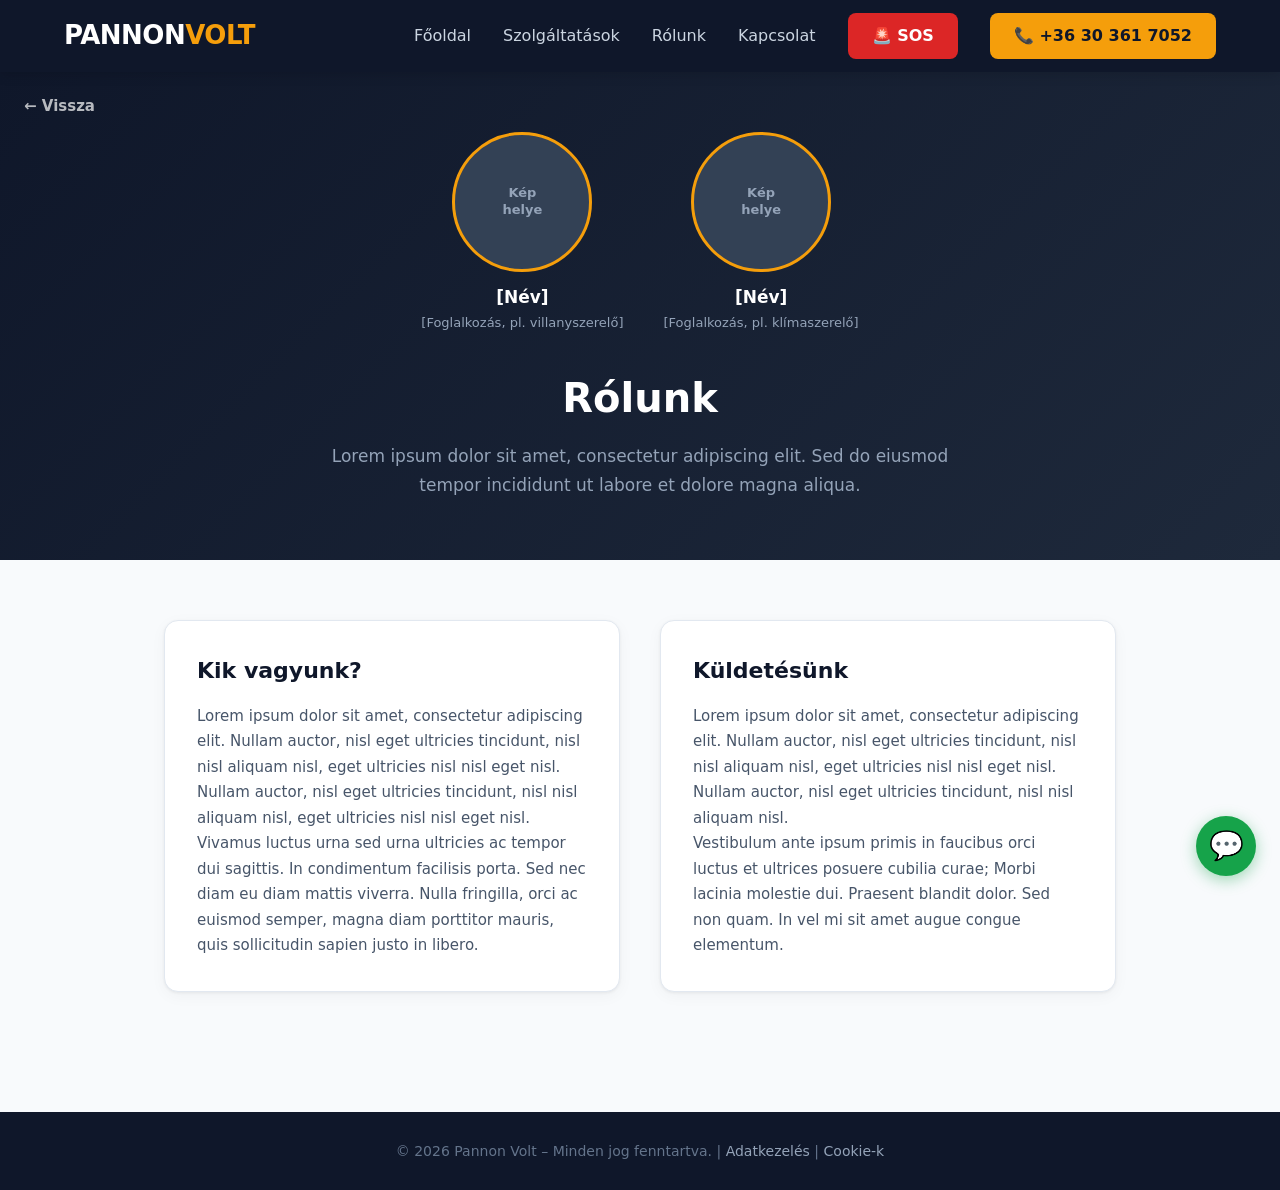
<file: rolunk.html>
<!DOCTYPE html>
<html lang="hu">
<head>
    <meta charset="UTF-8">
    <meta name="viewport" content="width=device-width, initial-scale=1.0">
    <title>Rólunk – Pannon Volt</title>
    <meta name="description" content="Ismerje meg a Pannon Volt csapatát! Tapasztalt szakembereink villanyszerelés, klíma, napelem és egyéb műszaki munkák terén állnak rendelkezésére.">
    <!-- Open Graph -->
    <meta property="og:title" content="Rólunk – Pannon Volt">
    <meta property="og:description" content="Ismerje meg a Pannon Volt csapatát! Tapasztalt szakembereink villanyszerelés, klíma, napelem és egyéb műszaki munkák terén állnak rendelkezésére.">
    <meta property="og:image" content="https://pannonvolt.hu/N%C3%A9vtelen%20terv.png">
    <meta property="og:url" content="https://pannonvolt.hu/rolunk.html">
    <meta property="og:type" content="website">
    <meta property="og:locale" content="hu_HU">
    <meta name="twitter:card" content="summary_large_image">
    <meta name="twitter:title" content="Rólunk – Pannon Volt">
    <meta name="twitter:description" content="Ismerje meg a Pannon Volt csapatát! Tapasztalt szakembereink villanyszerelés, klíma, napelem és egyéb műszaki munkák terén állnak rendelkezésére.">
    <meta name="twitter:image" content="https://pannonvolt.hu/N%C3%A9vtelen%20terv.png">
    <!-- Favicon -->
    <link rel="icon" type="image/x-icon" href="favicon_io/favicon.ico">
    <link rel="icon" type="image/png" sizes="32x32" href="favicon_io/favicon-32x32.png">
    <link rel="icon" type="image/png" sizes="16x16" href="favicon_io/favicon-16x16.png">
    <link rel="apple-touch-icon" href="favicon_io/apple-touch-icon.png">
    <link rel="manifest" href="favicon_io/site.webmanifest">
    <link rel="stylesheet" href="css/style.css">
</head>
<body>

    <header class="header">
        <div class="header__inner">
            <a href="index.html" class="header__logo">
                <span class="header__logo-text">PANNON<span class="header__logo-accent">VOLT</span></span>
            </a>
            <!-- Mobile Menu Toggle -->
            <button type="button" class="header__menu-icon" aria-label="Menü">
                <span></span>
                <span></span>
                <span></span>
            </button>
            <nav class="header__nav">
                <a href="index.html" class="header__nav-link">Főoldal</a>
                <a href="index.html#services" class="header__nav-link">Szolgáltatások</a>
                <a href="rolunk.html" class="header__nav-link">Rólunk</a>
                <a href="kapcsolat.html" class="header__nav-link">Kapcsolat</a>
                <a href="hibaelharitas.html" class="header__nav-btn header__nav-btn--sos">🚨 SOS</a>
                <a href="tel:+36303617052" class="header__nav-btn">📞 +36 30 361 7052</a>
            </nav>
        </div>
    </header>

    <!-- ===== HERO ===== -->
    <section class="quote-hero">
        <a href="index.html" class="hero-back">← Vissza</a>
        <div class="quote-hero__inner">
            <!-- Csapat képek -->
            <div class="hero-team">
                <!-- TODO: Cseréld ki a képet, nevet és foglalkozást -->
                <div class="hero-team__item">
                    <div class="hero-team__image">
                        <span>Kép<br>helye</span>
                        <!-- Ha kész: <img src="kepek/en.jpg" alt="[Név]"> -->
                    </div>
                    <p class="hero-team__name">[Név]</p>
                    <p class="hero-team__role">[Foglalkozás, pl. villanyszerelő]</p>
                </div>
                <!-- TODO: Cseréld ki a képet, nevet és foglalkozást -->
                <div class="hero-team__item">
                    <div class="hero-team__image">
                        <span>Kép<br>helye</span>
                        <!-- Ha kész: <img src="kepek/apa.jpg" alt="[Név]"> -->
                    </div>
                    <p class="hero-team__name">[Név]</p>
                    <p class="hero-team__role">[Foglalkozás, pl. klímaszerelő]</p>
                </div>
            </div>
            <h1 class="quote-hero__title">Rólunk</h1>
            <p class="quote-hero__subtitle">
                <!-- TODO: Cseréld ki a lorem ipsum szövegeket valódi bemutatkozó szövegre -->
                Lorem ipsum dolor sit amet, consectetur adipiscing elit. Sed do eiusmod tempor incididunt ut labore et dolore magna aliqua.
            </p>
        </div>
    </section>

    <!-- ===== CONTENT ===== -->
    <section class="page-content">
        <div class="page-content__grid">
            <!-- TODO: Cseréld ki a lorem ipsum szövegeket a saját történetedre -->
            <div class="page-content__box">
                <h2>Kik vagyunk?</h2>
                <p>
                    Lorem ipsum dolor sit amet, consectetur adipiscing elit. Nullam auctor, nisl eget ultricies
                    tincidunt, nisl nisl aliquam nisl, eget ultricies nisl nisl eget nisl. Nullam auctor, nisl
                    eget ultricies tincidunt, nisl nisl aliquam nisl, eget ultricies nisl nisl eget nisl.
                </p>
                <p>
                    Vivamus luctus urna sed urna ultricies ac tempor dui sagittis. In condimentum facilisis porta.
                    Sed nec diam eu diam mattis viverra. Nulla fringilla, orci ac euismod semper, magna diam
                    porttitor mauris, quis sollicitudin sapien justo in libero.
                </p>
            </div>
            <div class="page-content__box">
                <h2>Küldetésünk</h2>
                <p>
                    Lorem ipsum dolor sit amet, consectetur adipiscing elit. Nullam auctor, nisl eget ultricies
                    tincidunt, nisl nisl aliquam nisl, eget ultricies nisl nisl eget nisl. Nullam auctor, nisl
                    eget ultricies tincidunt, nisl nisl aliquam nisl.
                </p>
                <p>
                    Vestibulum ante ipsum primis in faucibus orci luctus et ultrices posuere cubilia curae;
                    Morbi lacinia molestie dui. Praesent blandit dolor. Sed non quam. In vel mi sit amet augue
                    congue elementum.
                </p>
            </div>
        </div>
    </section>

    <footer class="footer">
        <p class="footer__text">© 2026 Pannon Volt – Minden jog fenntartva. | <a href="adatkezeles.html" class="footer__link">Adatkezelés</a> | <a href="cookie.html" class="footer__link">Cookie-k</a></p>
    </footer>


    <!-- Lebegő Hívás Gomb -->
    <!-- All-in-One Kapcsolat Buborék -->
    <div class="fab-container">
        <input type="checkbox" id="fab-toggle" class="fab-toggle">
        <label for="fab-toggle" class="fab-main">
            <span class="fab-icon-chat">💬</span>
            <span class="fab-icon-close">✖</span>
        </label>
        <div class="fab-menu">
            <!-- WhatsApp -->
            <a href="#" class="fab-item fab-wa" title="Írjon WhatsApp-on!">
                <svg viewBox="0 0 24 24" fill="currentColor" width="28" height="28"><path d="M12.031 6.172c-3.181 0-5.767 2.586-5.768 5.766-.001 1.298.38 2.27 1.019 3.287l-.582 2.128 2.182-.573c.978.58 1.911.928 3.145.929 3.178 0 5.767-2.587 5.768-5.766.001-3.187-2.575-5.77-5.764-5.771zm3.392 8.244c-.144.405-.837.774-1.17.824-.299.045-.677.063-1.092-.069-.252-.08-.575-.187-.988-.365-1.739-.751-2.874-2.502-2.961-2.617-.087-.116-.708-.94-.708-1.793s.448-1.273.607-1.446c.159-.173.346-.217.462-.217l.332.006c.106.005.249-.04.39.298.144.347.491 1.2.534 1.287.043.087.072.188.014.304-.058.116-.087.188-.173.289l-.26.304c-.087.086-.177.18-.076.354.101.174.449.741.964 1.201.662.591 1.221.774 1.394.86s.274.072.376-.043c.101-.116.433-.506.549-.68.116-.173.231-.145.39-.087s1.011.477 1.184.564.289.13.332.202c.045.072.045.419-.099.824zm-3.423-14.416c-6.627 0-12 5.373-12 12s5.373 12 12 12 12-5.373 12-12-5.373-12-12-12zm.029 18.88c-1.161 0-2.305-.292-3.318-.844l-3.677.964.984-3.595c-.607-1.052-.927-2.246-.926-3.468.001-3.825 3.113-6.937 6.937-6.937 3.825.001 6.938 3.113 6.939 6.937-.001 3.825-3.113 6.938-6.939 6.938z"/></svg>
            </a>
            <!-- Messenger -->
            <a href="#" class="fab-item fab-ms" title="Írjon Messengeren!">
                <svg viewBox="0 0 24 24" fill="currentColor" width="28" height="28"><path d="M12 2C6.36 2 1.8 6.13 1.8 11.23c0 2.89 1.45 5.48 3.75 7.18v3.79l3.44-1.89c.96.26 1.97.41 3.01.41 5.64 0 10.2-4.13 10.2-9.23S17.64 2 12 2zm1.18 12.38l-2.98-3.18-5.83 3.18 6.4-6.81 3.05 3.18 5.75-3.18-6.39 6.81z"/></svg>
            </a>
            <!-- Telefon -->
            <a href="tel:+36303617052" class="fab-item fab-ph" title="Hívjon most!">
                <svg viewBox="0 0 24 24" fill="currentColor" width="24" height="24"><path d="M6.62 10.79c1.44 2.83 3.76 5.14 6.59 6.59l2.2-2.2c.27-.27.67-.36 1.02-.24 1.12.37 2.33.57 3.57.57.55 0 1 .45 1 1V20c0 .55-.45 1-1 1-9.39 0-17-7.61-17-17 0-.55.45-1 1-1h3.5c.55 0 1 .45 1 1 0 1.25.2 2.45.57 3.57.11.35.03.74-.25 1.02l-2.2 2.2z"/></svg>
            </a>
        </div>
    </div>
  <script src="js/menu.js"></script>
</body>
</html>
</file>
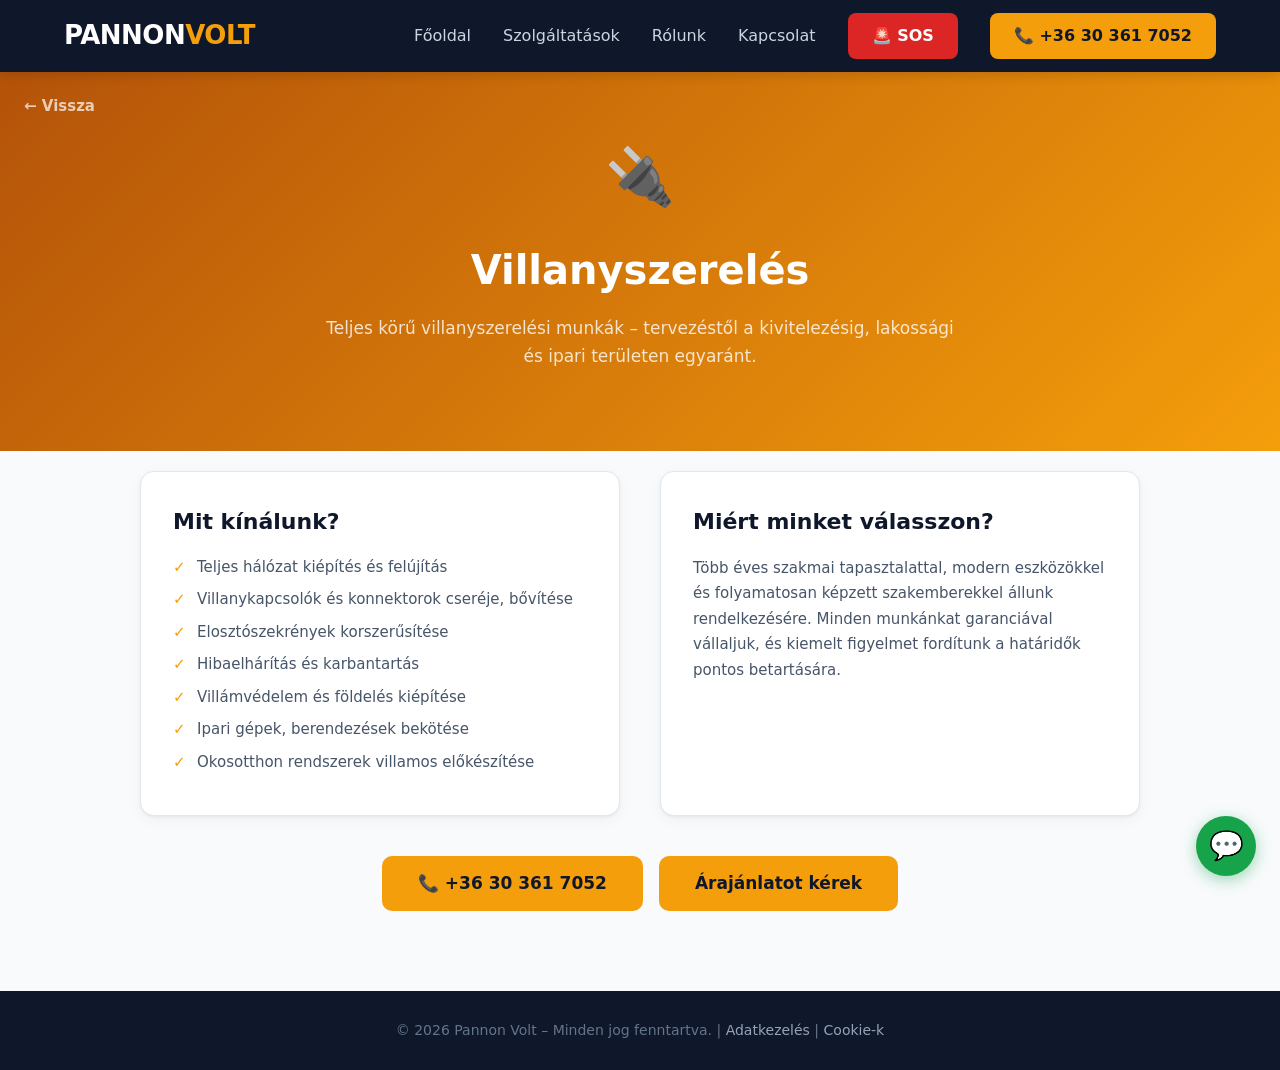
<file: villanyszereles.html>
<!DOCTYPE html>
<html lang="hu">
<head>
    <meta charset="UTF-8">
    <meta name="viewport" content="width=device-width, initial-scale=1.0">
    <title>Villanyszerelés – Pannon Volt</title>
    <meta name="description" content="Teljes körű villanyszerelés: hálózatbővítés, elosztószekrény korszerűsítés, hibaelhárítás, villámvédelem. Megbízható szakemberek a Pannon Volttól.">
    <!-- Open Graph -->
    <meta property="og:title" content="Villanyszerelés – Pannon Volt">
    <meta property="og:description" content="Teljes körű villanyszerelés: hálózatbővítés, elosztószekrény korszerűsítés, hibaelhárítás, villámvédelem. Megbízható szakemberek a Pannon Volttól.">
    <meta property="og:image" content="https://pannonvolt.hu/N%C3%A9vtelen%20terv.png">
    <meta property="og:url" content="https://pannonvolt.hu/villanyszereles.html">
    <meta property="og:type" content="website">
    <meta property="og:locale" content="hu_HU">
    <meta name="twitter:card" content="summary_large_image">
    <meta name="twitter:title" content="Villanyszerelés – Pannon Volt">
    <meta name="twitter:description" content="Teljes körű villanyszerelés: hálózatbővítés, elosztószekrény korszerűsítés, hibaelhárítás, villámvédelem. Megbízható szakemberek a Pannon Volttól.">
    <meta name="twitter:image" content="https://pannonvolt.hu/N%C3%A9vtelen%20terv.png">
    <!-- Favicon -->
    <link rel="icon" type="image/x-icon" href="favicon_io/favicon.ico">
    <link rel="icon" type="image/png" sizes="32x32" href="favicon_io/favicon-32x32.png">
    <link rel="icon" type="image/png" sizes="16x16" href="favicon_io/favicon-16x16.png">
    <link rel="apple-touch-icon" href="favicon_io/apple-touch-icon.png">
    <link rel="manifest" href="favicon_io/site.webmanifest">
    <link rel="stylesheet" href="css/style.css">
</head>
<body>

    <header class="header">
        <div class="header__inner">
            <a href="index.html" class="header__logo">
                <span class="header__logo-text">PANNON<span class="header__logo-accent">VOLT</span></span>
            </a>
            <!-- Mobile Menu Toggle -->
            <button type="button" class="header__menu-icon" aria-label="Menü">
                <span></span>
                <span></span>
                <span></span>
            </button>
            <nav class="header__nav">
                <a href="index.html" class="header__nav-link">Főoldal</a>
                <a href="index.html#services" class="header__nav-link">Szolgáltatások</a>
                <a href="rolunk.html" class="header__nav-link">Rólunk</a>
                <a href="kapcsolat.html" class="header__nav-link">Kapcsolat</a>
                <a href="hibaelharitas.html" class="header__nav-btn header__nav-btn--sos">🚨 SOS</a>
                <a href="tel:+36303617052" class="header__nav-btn">📞 +36 30 361 7052</a>
            </nav>
        </div>
    </header>

    <section class="service-hero service-hero--electric">
        <a href="index.html" class="hero-back">← Vissza</a>
        <div class="service-hero__inner">
            <span class="service-hero__icon">🔌</span>
            <h1 class="service-hero__title">Villanyszerelés</h1>
            <p class="service-hero__subtitle">
                Teljes körű villanyszerelési munkák – tervezéstől a kivitelezésig, lakossági és ipari területen egyaránt.
            </p>
        </div>
    </section>

    <section class="service-detail">
        <div class="service-detail__inner">
            <div class="service-detail__grid">
                <div class="service-detail__text">
                    <h2>Mit kínálunk?</h2>
                    <ul class="service-detail__list">
                        <li>Teljes hálózat kiépítés és felújítás</li>
                        <li>Villanykapcsolók és konnektorok cseréje, bővítése</li>
                        <li>Elosztószekrények korszerűsítése</li>
                        <li>Hibaelhárítás és karbantartás</li>
                        <li>Villámvédelem és földelés kiépítése</li>
                        <li>Ipari gépek, berendezések bekötése</li>
                        <li>Okosotthon rendszerek villamos előkészítése</li>
                    </ul>
                </div>
                <div class="service-detail__text">
                    <h2>Miért minket válasszon?</h2>
                    <p>
                        Több éves szakmai tapasztalattal, modern eszközökkel és folyamatosan képzett szakemberekkel
                        állunk rendelkezésére. Minden munkánkat garanciával vállaljuk, és kiemelt figyelmet
                        fordítunk a határidők pontos betartására.
                    </p>
                </div>
            </div>
            <div class="service-detail__cta">
                <div class="hero__cta-row">
                    <a href="tel:+36303617052" class="hero__cta">📞 +36 30 361 7052</a>
                    <a href="ajanlatkeres.html" class="hero__cta">Árajánlatot kérek</a>
                </div>
            </div>
        </div>
    </section>

    <footer class="footer">
        <p class="footer__text">© 2026 Pannon Volt – Minden jog fenntartva. | <a href="adatkezeles.html" class="footer__link">Adatkezelés</a> | <a href="cookie.html" class="footer__link">Cookie-k</a></p>
    </footer>


    <!-- Lebegő Hívás Gomb -->
    <!-- All-in-One Kapcsolat Buborék -->
    <div class="fab-container">
        <input type="checkbox" id="fab-toggle" class="fab-toggle">
        <label for="fab-toggle" class="fab-main">
            <span class="fab-icon-chat">💬</span>
            <span class="fab-icon-close">✖</span>
        </label>
        <div class="fab-menu">
            <!-- WhatsApp -->
            <a href="#" class="fab-item fab-wa" title="Írjon WhatsApp-on!">
                <svg viewBox="0 0 24 24" fill="currentColor" width="28" height="28"><path d="M12.031 6.172c-3.181 0-5.767 2.586-5.768 5.766-.001 1.298.38 2.27 1.019 3.287l-.582 2.128 2.182-.573c.978.58 1.911.928 3.145.929 3.178 0 5.767-2.587 5.768-5.766.001-3.187-2.575-5.77-5.764-5.771zm3.392 8.244c-.144.405-.837.774-1.17.824-.299.045-.677.063-1.092-.069-.252-.08-.575-.187-.988-.365-1.739-.751-2.874-2.502-2.961-2.617-.087-.116-.708-.94-.708-1.793s.448-1.273.607-1.446c.159-.173.346-.217.462-.217l.332.006c.106.005.249-.04.39.298.144.347.491 1.2.534 1.287.043.087.072.188.014.304-.058.116-.087.188-.173.289l-.26.304c-.087.086-.177.18-.076.354.101.174.449.741.964 1.201.662.591 1.221.774 1.394.86s.274.072.376-.043c.101-.116.433-.506.549-.68.116-.173.231-.145.39-.087s1.011.477 1.184.564.289.13.332.202c.045.072.045.419-.099.824zm-3.423-14.416c-6.627 0-12 5.373-12 12s5.373 12 12 12 12-5.373 12-12-5.373-12-12-12zm.029 18.88c-1.161 0-2.305-.292-3.318-.844l-3.677.964.984-3.595c-.607-1.052-.927-2.246-.926-3.468.001-3.825 3.113-6.937 6.937-6.937 3.825.001 6.938 3.113 6.939 6.937-.001 3.825-3.113 6.938-6.939 6.938z"/></svg>
            </a>
            <!-- Messenger -->
            <a href="#" class="fab-item fab-ms" title="Írjon Messengeren!">
                <svg viewBox="0 0 24 24" fill="currentColor" width="28" height="28"><path d="M12 2C6.36 2 1.8 6.13 1.8 11.23c0 2.89 1.45 5.48 3.75 7.18v3.79l3.44-1.89c.96.26 1.97.41 3.01.41 5.64 0 10.2-4.13 10.2-9.23S17.64 2 12 2zm1.18 12.38l-2.98-3.18-5.83 3.18 6.4-6.81 3.05 3.18 5.75-3.18-6.39 6.81z"/></svg>
            </a>
            <!-- Telefon -->
            <a href="tel:+36303617052" class="fab-item fab-ph" title="Hívjon most!">
                <svg viewBox="0 0 24 24" fill="currentColor" width="24" height="24"><path d="M6.62 10.79c1.44 2.83 3.76 5.14 6.59 6.59l2.2-2.2c.27-.27.67-.36 1.02-.24 1.12.37 2.33.57 3.57.57.55 0 1 .45 1 1V20c0 .55-.45 1-1 1-9.39 0-17-7.61-17-17 0-.55.45-1 1-1h3.5c.55 0 1 .45 1 1 0 1.25.2 2.45.57 3.57.11.35.03.74-.25 1.02l-2.2 2.2z"/></svg>
            </a>
        </div>
    </div>
  <script src="js/menu.js"></script>
</body>
</html>
</file>
<file: css/style.css>
/* ===== RESET & BASE ===== */
*,
*::before,
*::after {
    margin: 0;
    padding: 0;
    box-sizing: border-box;
}

html {
    scroll-behavior: smooth;
}

body {
    font-family: 'Segoe UI', system-ui, -apple-system, sans-serif;
    color: #1e293b;
    background: #f8fafc;
    line-height: 1.6;
}

/* ===== HEADER ===== */
.header {
    position: sticky;
    top: 0;
    z-index: 10000;
    background: #0f172a;
    box-shadow: 0 2px 12px rgba(0,0,0,0.15);
}

.header__inner {
    max-width: 1200px;
    margin: 0 auto;
    padding: 0 24px;
    display: flex;
    align-items: center;
    justify-content: space-between;
    height: 72px;
}

/* Logo */
.header__logo {
    display: flex;
    align-items: center;
    gap: 10px;
    text-decoration: none;
    color: #fff;
}

.header__logo-icon {
    font-size: 32px;
}

.header__logo-text {
    font-size: 26px;
    font-weight: 700;
    letter-spacing: -0.5px;
}

.header__logo-accent {
    color: #f59e0b;
}

/* Navigation */
.header__nav {
    display: flex;
    align-items: center;
    gap: 32px;
}

.header__nav-link {
    text-decoration: none;
    color: #cbd5e1;
    font-size: 16px;
    font-weight: 500;
    transition: color 0.2s;
}

.header__nav-link:hover {
    color: #fff;
}

.header__nav-btn {
    text-decoration: none;
    background: #f59e0b;
    color: #0f172a;
    padding: 10px 24px;
    border-radius: 8px;
    font-size: 16px;
    font-weight: 600;
    transition: background 0.2s, transform 0.15s;
}

.header__nav-btn:hover {
    background: #fbbf24;
    transform: translateY(-1px);
}

.header__nav-btn--sos {
    background: #dc2626;
    color: #fff;
}

.header__nav-btn--sos:hover {
    background: #ef4444;
    transform: translateY(-1px);
}

/* ===== HERO ===== */
.hero {
    background: linear-gradient(135deg, #0f172a 0%, #1e293b 100%);
    color: #fff;
    padding: 0 24px 100px;
}

.hero__inner {
    max-width: 1100px;
    margin: 0 auto;
    display: flex;
    align-items: stretch;
    gap: 48px;
}

.hero__content {
    flex: 1 1 55%;
    text-align: center;
    padding-top: 80px;
}

.hero__image {
    flex: 0 0 280px;
    display: flex;
    align-items: stretch;
}

.hero__image img {
    width: 100%;
    height: 100%;
    object-fit: cover;
    border-radius: 0 0 12px 12px;
}

.hero__title {
    font-size: 48px;
    font-weight: 800;
    line-height: 1.15;
    margin-bottom: 20px;
    letter-spacing: -1px;
}

.hero__subtitle {
    font-size: 18px;
    color: #94a3b8;
    margin-bottom: 36px;
    line-height: 1.7;
}

.hero__cta {
    display: inline-block;
    text-decoration: none;
    background: #f59e0b;
    color: #0f172a;
    padding: 14px 36px;
    border-radius: 10px;
    font-size: 17px;
    font-weight: 700;
    transition: background 0.2s, transform 0.15s;
}

.hero__cta:hover {
    background: #fbbf24;
    transform: translateY(-2px);
}

.hero__cta-row {
    display: flex;
    gap: 16px;
    flex-wrap: wrap;
    justify-content: center;
}

.hero__cta--sos {
    background: #dc2626;
    color: #fff;
}

.hero__cta--sos:hover {
    background: #ef4444;
}

/* ===== SERVICES ===== */
.services {
    padding: 80px 24px;
    margin-top: -50px;
}

.services__inner {
    max-width: 1100px;
    margin: 0 auto;
}

.services__heading {
    text-align: center;
    font-size: 36px;
    font-weight: 800;
    color: #0f172a;
    margin-bottom: 8px;
}

.services__subheading {
    text-align: center;
    font-size: 17px;
    color: #64748b;
    margin-bottom: 48px;
}

/* Grid */
.services__grid {
    display: grid;
    grid-template-columns: repeat(3, 1fr);
    gap: 24px;
}

/* Card */
.service-card {
    display: flex;
    flex-direction: column;
    background: #fff;
    border-radius: 14px;
    padding: 32px 28px;
    text-decoration: none;
    color: inherit;
    box-shadow: 0 1px 3px rgba(0,0,0,0.06), 0 4px 16px rgba(0,0,0,0.04);
    transition: transform 0.25s, box-shadow 0.25s;
    border: 1px solid #e2e8f0;
}

.service-card:hover {
    transform: translateY(-6px);
    box-shadow: 0 8px 30px rgba(0,0,0,0.1);
    border-color: #f59e0b;
}

.service-card__icon {
    font-size: 44px;
    margin-bottom: 16px;
}

.service-card__title {
    font-size: 20px;
    font-weight: 700;
    color: #0f172a;
    margin-bottom: 8px;
}

.service-card__desc {
    font-size: 15px;
    color: #64748b;
    line-height: 1.6;
    margin-bottom: 20px;
    flex: 1;
}

.service-card__arrow {
    font-size: 14px;
    font-weight: 600;
    color: #f59e0b;
    transition: gap 0.2s;
}

.service-card:hover .service-card__arrow {
    letter-spacing: 2px;
}

/* ===== SERVICE SUBPAGE HERO ===== */
.service-hero {
    position: relative;
    padding: 60px 24px 80px;
    text-align: center;
}

.service-hero--electric {
    background: linear-gradient(135deg, #b45309 0%, #f59e0b 100%);
    color: #fff;
}

.service-hero--ac {
    background: linear-gradient(135deg, #1e3a5f 0%, #0891b2 100%);
    color: #fff;
}

.service-hero--smart {
    background: linear-gradient(135deg, #1e293b 0%, #7c3aed 100%);
    color: #fff;
}

.service-hero--solar {
    background: linear-gradient(135deg, #1e3a5f 0%, #ea580c 100%);
    color: #fff;
}

.service-hero--heatpump {
    background: linear-gradient(135deg, #1e3a5f 0%, #dc2626 100%);
    color: #fff;
}

.service-hero--security {
    background: linear-gradient(135deg, #1e293b 0%, #4f46e5 100%);
    color: #fff;
}

.service-hero__inner {
    max-width: 650px;
    margin: 0 auto;
}

.service-hero__icon {
    font-size: 56px;
    display: block;
    margin-bottom: 16px;
}

.service-hero__title {
    font-size: 40px;
    font-weight: 800;
    margin-bottom: 12px;
}

.service-hero__subtitle {
    font-size: 17px;
    color: rgba(255,255,255,0.8);
    line-height: 1.7;
}

/* ===== SERVICE DETAIL ===== */
.service-detail {
    padding: 60px 24px 80px;
    margin-top: -40px;
}

.service-detail__inner {
    max-width: 1000px;
    margin: 0 auto;
}

.service-detail__grid {
    display: grid;
    grid-template-columns: 1fr 1fr;
    gap: 40px;
    margin-bottom: 40px;
}

.service-detail__text {
    background: #fff;
    border-radius: 14px;
    padding: 32px;
    box-shadow: 0 1px 3px rgba(0,0,0,0.06), 0 4px 16px rgba(0,0,0,0.04);
    border: 1px solid #e2e8f0;
}

.service-detail__text h2 {
    font-size: 22px;
    font-weight: 700;
    color: #0f172a;
    margin-bottom: 16px;
}

.service-detail__text p {
    font-size: 15px;
    color: #475569;
    line-height: 1.7;
}

.service-detail__list {
    list-style: none;
    padding: 0;
}

.service-detail__list li {
    position: relative;
    padding-left: 24px;
    font-size: 15px;
    color: #475569;
    margin-bottom: 10px;
    line-height: 1.5;
}

.service-detail__list li::before {
    content: "✓";
    position: absolute;
    left: 0;
    top: 0;
    color: #f59e0b;
    font-weight: 700;
}

.service-detail__cta {
    text-align: center;
}

/* ===== QUOTE PAGE ===== */
.quote-hero {
    position: relative;
    padding: 60px 24px;
    text-align: center;
    background: linear-gradient(135deg, #0f172a 0%, #1e293b 100%);
    color: #fff;
}

.quote-hero__inner {
    max-width: 650px;
    margin: 0 auto;
}

.quote-hero__title {
    font-size: 40px;
    font-weight: 800;
    margin-bottom: 12px;
}

.quote-hero__subtitle {
    font-size: 17px;
    color: #94a3b8;
    line-height: 1.7;
}

.hero-back {
    position: absolute;
    top: 22px;
    left: 24px;
    color: rgba(255,255,255,0.7);
    text-decoration: none;
    font-size: 15px;
    font-weight: 600;
    transition: color 0.2s;
    z-index: 10;
}

.hero-back:hover {
    color: #f59e0b;
}

/* ===== QUOTE FORM ===== */
.quote-form-section {
    padding: 60px 24px 80px;
    margin-top: -30px;
}

.quote-form-section__inner {
    max-width: 700px;
    margin: 0 auto;
}

.quote-form {
    background: #fff;
    border-radius: 16px;
    padding: 40px;
    box-shadow: 0 1px 3px rgba(0,0,0,0.06), 0 8px 30px rgba(0,0,0,0.08);
    border: 1px solid #e2e8f0;
}

.quote-form__row {
    display: grid;
    grid-template-columns: 1fr 1fr;
    gap: 20px;
    margin-bottom: 20px;
}

.quote-form__field {
    display: flex;
    flex-direction: column;
    gap: 6px;
}

.quote-form__field--full {
    margin-bottom: 24px;
}

.quote-form__label {
    font-size: 14px;
    font-weight: 600;
    color: #334155;
}

.quote-form__input {
    padding: 12px 14px;
    border: 1px solid #cbd5e1;
    border-radius: 8px;
    font-size: 15px;
    font-family: inherit;
    color: #1e293b;
    background: #fff;
    transition: border-color 0.2s, box-shadow 0.2s;
    outline: none;
}

.quote-form__input:focus {
    border-color: #f59e0b;
    box-shadow: 0 0 0 3px rgba(245, 158, 11, 0.15);
}

.quote-form__select {
    cursor: pointer;
    appearance: none;
    background-image: url("data:image/svg+xml,%3Csvg xmlns='http://www.w3.org/2000/svg' width='12' height='12' viewBox='0 0 12 12'%3E%3Cpath d='M6 8L1 3h10z' fill='%23475569'/%3E%3C/svg%3E");
    background-repeat: no-repeat;
    background-position: right 14px center;
    padding-right: 36px;
}

.quote-form__textarea {
    resize: vertical;
    min-height: 100px;
}

.quote-form__submit {
    width: 100%;
    padding: 14px;
    background: #f59e0b;
    color: #0f172a;
    border: none;
    border-radius: 10px;
    font-size: 17px;
    font-weight: 700;
    cursor: pointer;
    transition: background 0.2s, transform 0.15s;
}

.quote-form__submit:hover {
    background: #fbbf24;
    transform: translateY(-1px);
}

/* ===== FOOTER ===== */
.footer {
    background: #0f172a;
    text-align: center;
    padding: 28px 24px;
}

.footer__text {
    color: #64748b;
    font-size: 14px;
}

.footer__link {
    color: #94a3b8;
    text-decoration: none;
    transition: color 0.2s;
}

.footer__link:hover {
    color: #f59e0b;
}

/* ===== CONTACT CARDS ===== */
.contact-cards {
    display: grid;
    grid-template-columns: repeat(3, 1fr);
    gap: 24px;
    margin-bottom: 40px;
}

.contact-card {
    text-align: center;
    background: #fff;
    border-radius: 14px;
    padding: 32px 24px;
    box-shadow: 0 1px 3px rgba(0,0,0,0.06), 0 4px 16px rgba(0,0,0,0.04);
    border: 1px solid #e2e8f0;
    transition: transform 0.25s, box-shadow 0.25s;
}

.contact-card:hover {
    transform: translateY(-4px);
    box-shadow: 0 8px 30px rgba(0,0,0,0.1);
    border-color: #f59e0b;
}

.contact-card__icon {
    font-size: 40px;
    display: block;
    margin-bottom: 16px;
}

.contact-card__title {
    font-size: 18px;
    font-weight: 700;
    color: #0f172a;
    margin-bottom: 8px;
}

.contact-card__text {
    font-size: 15px;
    color: #475569;
    line-height: 1.6;
}

/* ===== ABOUT / PAGE CONTENT ===== */
.page-content {
    max-width: 1000px;
    margin: 0 auto;
    padding: 60px 24px 80px;
}

.page-content__grid {
    display: grid;
    grid-template-columns: 1fr 1fr;
    gap: 40px;
    margin-bottom: 40px;
}

.page-content__box {
    background: #fff;
    border-radius: 14px;
    padding: 32px;
    box-shadow: 0 1px 3px rgba(0,0,0,0.06), 0 4px 16px rgba(0,0,0,0.04);
    border: 1px solid #e2e8f0;
}

.page-content__box h2 {
    font-size: 22px;
    font-weight: 700;
    color: #0f172a;
    margin-bottom: 16px;
}

.page-content__box p {
    font-size: 15px;
    color: #475569;
    line-height: 1.7;
}

/* ===== TEAM ===== */
.team {
    max-width: 1000px;
    margin: 0 auto;
    padding: 0 24px 60px;
    text-align: center;
}

.team__heading {
    font-size: 28px;
    font-weight: 800;
    color: #0f172a;
    margin-bottom: 40px;
}

.team__grid {
    display: grid;
    grid-template-columns: repeat(2, 1fr);
    gap: 32px;
    max-width: 600px;
    margin: 0 auto;
}

.team-card {
    text-align: center;
}

.team-card__image {
    width: 200px;
    height: 200px;
    border-radius: 50%;
    background: #e2e8f0;
    margin: 0 auto 20px;
    display: flex;
    align-items: center;
    justify-content: center;
    overflow: hidden;
    border: 4px solid #f59e0b;
}

.team-card__image span {
    color: #94a3b8;
    font-size: 14px;
    font-weight: 600;
}

.team-card__image img {
    width: 100%;
    height: 100%;
    object-fit: cover;
}

.team-card__name {
    font-size: 20px;
    font-weight: 700;
    color: #0f172a;
    margin-bottom: 4px;
}

.team-card__role {
    font-size: 15px;
    color: #64748b;
}

/* ===== HERO TEAM (képek a hero-ban) ===== */
.hero-team {
    display: flex;
    justify-content: center;
    gap: 40px;
    margin-bottom: 32px;
}

.hero-team__item {
    text-align: center;
}

.hero-team__image {
    width: 140px;
    height: 140px;
    border-radius: 50%;
    background: #334155;
    margin: 0 auto 12px;
    display: flex;
    align-items: center;
    justify-content: center;
    overflow: hidden;
    border: 3px solid #f59e0b;
}

.hero-team__image span {
    color: #94a3b8;
    font-size: 13px;
    font-weight: 600;
    line-height: 1.3;
}

.hero-team__image img {
    width: 100%;
    height: 100%;
    object-fit: cover;
}

.hero-team__name {
    font-size: 17px;
    font-weight: 700;
    color: #fff;
    margin-bottom: 2px;
}

.hero-team__role {
    font-size: 13px;
    color: #94a3b8;
}

/* ===== RESPONSIVE ===== */
@media (max-width: 1024px) {
    .services__grid {
        grid-template-columns: repeat(2, 1fr);
    }
}

@media (max-width: 600px) {
    .header__inner {
        flex-direction: row;
        justify-content: space-between;
        align-items: center;
        height: auto;
        padding: 16px 16px;
        gap: 12px;
    }

    .header__nav {
        gap: 18px;
        flex-wrap: wrap;
        justify-content: center;
    }

    .hero {
        padding: 20px 16px 60px;
    }

    .hero__title {
        font-size: 32px;
    }

    .hero__subtitle {
        font-size: 16px;
    }

    .services__grid {
        grid-template-columns: 1fr;
    }

    .services {
        padding: 60px 16px;
    }

    .service-hero__title {
        font-size: 28px;
    }

    .service-detail__grid {
        grid-template-columns: 1fr;
        gap: 20px;
    }

    .service-detail {
        padding: 40px 16px 60px;
    }

    .quote-form {
        padding: 24px;
    }

    .quote-form__row {
        grid-template-columns: 1fr;
    }

    .quote-hero__title {
        font-size: 28px;
    }

    .hero__inner {
        flex-direction: column;
        text-align: center;
    }

    .hero__content {
        text-align: center;
        padding-top: 0;
    }

    .hero__image {
        flex: 0 0 auto;
        max-width: 200px;
        margin: 0 auto;
    }

    .contact-cards {
        grid-template-columns: 1fr;
    }

    .page-content__grid {
        grid-template-columns: 1fr;
        gap: 20px;
    }

    .page-content {
        padding: 40px 16px 60px;
    }

    .team__grid {
        grid-template-columns: 1fr;
        gap: 24px;
    }

    .hero-team {
        gap: 24px;
    }

    .hero-team__image {
        width: 110px;
        height: 110px;
    }
}

/* ===== FLOATING CALL BUTTON ===== */




@keyframes pulse-call {
    0% {
        box-shadow: 0 0 0 0 rgba(16, 185, 129, 0.7);
    }
    70% {
        box-shadow: 0 0 0 15px rgba(16, 185, 129, 0);
    }
    100% {
        box-shadow: 0 0 0 0 rgba(16, 185, 129, 0);
    }
}

/* ===== FAQ SECTION ===== */
.faq {
    padding: 80px 24px 140px; /* Extra alsó hely a FAB gomb miatt */
    background-color: #f8fafc;
}

.faq__inner {
    max-width: 800px;
    margin: 0 auto;
}

.faq__heading {
    text-align: center;
    font-size: 32px;
    font-weight: 800;
    color: #0f172a;
    margin-bottom: 12px;
}

.faq__subheading {
    text-align: center;
    font-size: 16px;
    color: #64748b;
    margin-bottom: 40px;
}

.faq__list {
    display: flex;
    flex-direction: column;
    gap: 16px;
}

.faq__item {
    background: #ffffff;
    border: 1px solid #e2e8f0;
    border-radius: 12px;
    overflow: hidden;
    transition: box-shadow 0.2s ease;
}

.faq__item:hover {
    box-shadow: 0 4px 12px rgba(0, 0, 0, 0.05);
}

.faq__question {
    padding: 20px 24px;
    font-size: 18px;
    font-weight: 700;
    color: #1e293b;
    cursor: pointer;
    position: relative;
    list-style: none; /* Hide default arrow */
    display: block;   /* Teljes felület kattintható mobilon is */
}

/* Hide default summary arrow in Safari/Chrome */
.faq__question::-webkit-details-marker {
    display: none;
}

/* Custom expand arrow icon */
.faq__question::after {
    content: '+';
    position: absolute;
    right: 24px;
    top: 50%;
    transform: translateY(-50%);
    font-size: 24px;
    color: #dc2626;
    transition: transform 0.3s ease;
    pointer-events: none; /* Kattintás átengedése */
}

.faq__item[open] .faq__question::after {
    content: '−';
    transform: translateY(-50%) rotate(180deg);
}

.faq__answer {
    padding: 0 24px 20px 24px;
    font-size: 16px;
    line-height: 1.6;
    color: #475569;
}

/* ===== MOBILE MENU ===== */
/* A position: relative csak mobilon kell, hogy a lenyíló menü
   a header-hez képest pozícionálódjon. Asztali módban a sticky
   megmarad. */
@media (max-width: 1024px) {
    .header {
        position: relative;
    }
}

.header__menu-icon {
    display: none;
    position: relative;
    flex-direction: column;
    justify-content: space-between;
    width: 30px;
    height: 21px;
    cursor: pointer;
    z-index: 1000;
    background: none;
    border: none;
    padding: 0;
}

.header__menu-icon span {
    display: block;
    height: 3px;
    width: 100%;
    background-color: #fff;
    border-radius: 3px;
    transition: all 0.3s ease;
}

@media (max-width: 1024px) {
    .header__menu-icon {
        display: flex;
    }
    
    .header__nav {
        position: absolute;
        top: 100%;
        left: 0;
        right: 0;
        background: #0f172a;
        flex-direction: column !important; /* Override previous flex-wrap */
        align-items: center;
        gap: 16px;
        padding: 24px 24px 48px;
        box-shadow: 0 10px 15px -3px rgba(0, 0, 0, 0.5);

        /* Landscape-ben se csússzon le a képernyőről */
        max-height: calc(100vh - 72px);
        overflow-y: auto;
        overscroll-behavior: contain;

        /* Hidden by default */
        opacity: 0;
        visibility: hidden;
        transform: translateY(-20px);
        transition: all 0.3s ease;
        z-index: 10000;
    }
    
    /* When menu is open, show nav */
    .header__nav--open {
        opacity: 1;
        visibility: visible;
        transform: translateY(0);
    }
    
    /* Hamburger animation to X */
    .header__menu-icon--open span:nth-child(1) {
        transform: translateY(9px) rotate(45deg);
    }
    .header__menu-icon--open span:nth-child(2) {
        opacity: 0;
    }
    .header__menu-icon--open span:nth-child(3) {
        transform: translateY(-9px) rotate(-45deg);
    }
}

/* --- FAB All-in-One --- */
.fab-container {
    position: fixed;
    bottom: 24px;
    right: 24px;
    z-index: 9999;
    display: flex;
    flex-direction: column-reverse;
    align-items: center;
    gap: 12px;
    /* A konténer bounding boxa nagyobb, mint a látható gomb (a rejtett
       fab-menu is helyet foglal). Pointer-eventst kikapcsoljuk, hogy
       ne fogjon el kattintásokat a mögöttes tartalom (pl. GYIK) elől. */
    pointer-events: none;
}

.fab-main,
.fab-item {
    pointer-events: auto;
}
.fab-toggle {
    display: none;
}
.fab-main {
    width: 60px;
    height: 60px;
    background: #16a34a;
    color: white;
    border-radius: 50%;
    display: flex;
    align-items: center;
    justify-content: center;
    font-size: 28px;
    cursor: grab;
    touch-action: none;
    user-select: none;
    -webkit-user-select: none;
    box-shadow: 0 4px 15px rgba(22, 163, 74, 0.4);
    transition: transform 0.3s ease, background 0.3s ease;
}
.fab-main:hover {
    transform: scale(1.05);
    background: #15803d;
}
.fab-container--dragging .fab-main {
    cursor: grabbing;
    transform: none;
    transition: none;
}
.fab-icon-close {
    display: none;
    font-size: 24px;
}
.fab-toggle:checked ~ .fab-main .fab-icon-chat {
    display: none;
}
.fab-toggle:checked ~ .fab-main .fab-icon-close {
    display: block;
}
.fab-toggle:checked ~ .fab-main {
    background: #475569;
    box-shadow: 0 4px 15px rgba(71, 85, 105, 0.4);
}
.fab-menu {
    display: flex;
    flex-direction: column;
    gap: 12px;
    opacity: 0;
    visibility: hidden;
    transform: translateY(20px) scale(0.8);
    transition: all 0.3s cubic-bezier(0.4, 0, 0.2, 1);
    transform-origin: bottom center;
}
.fab-toggle:checked ~ .fab-menu {
    opacity: 1;
    visibility: visible;
    transform: translateY(0) scale(1);
}

/* Ha a FAB a viewport felső felében van, a menü a főgomb alatt jelenjen
   meg (lefelé nyíljon). */
.fab-container--top {
    flex-direction: column;
}
.fab-container--top .fab-menu {
    transform: translateY(-20px) scale(0.8);
    transform-origin: top center;
}
.fab-container--top .fab-toggle:checked ~ .fab-menu {
    transform: translateY(0) scale(1);
}
.fab-item {
    width: 50px;
    height: 50px;
    border-radius: 50%;
    display: flex;
    align-items: center;
    justify-content: center;
    color: white;
    text-decoration: none;
    box-shadow: 0 4px 10px rgba(0,0,0,0.2);
    transition: transform 0.2s ease;
}
.fab-item:hover {
    transform: scale(1.1);
}
.fab-wa { background: #25D366; }
.fab-ms { background: #00B2FF; }
.fab-ph { background: #16a34a; }
</file>
